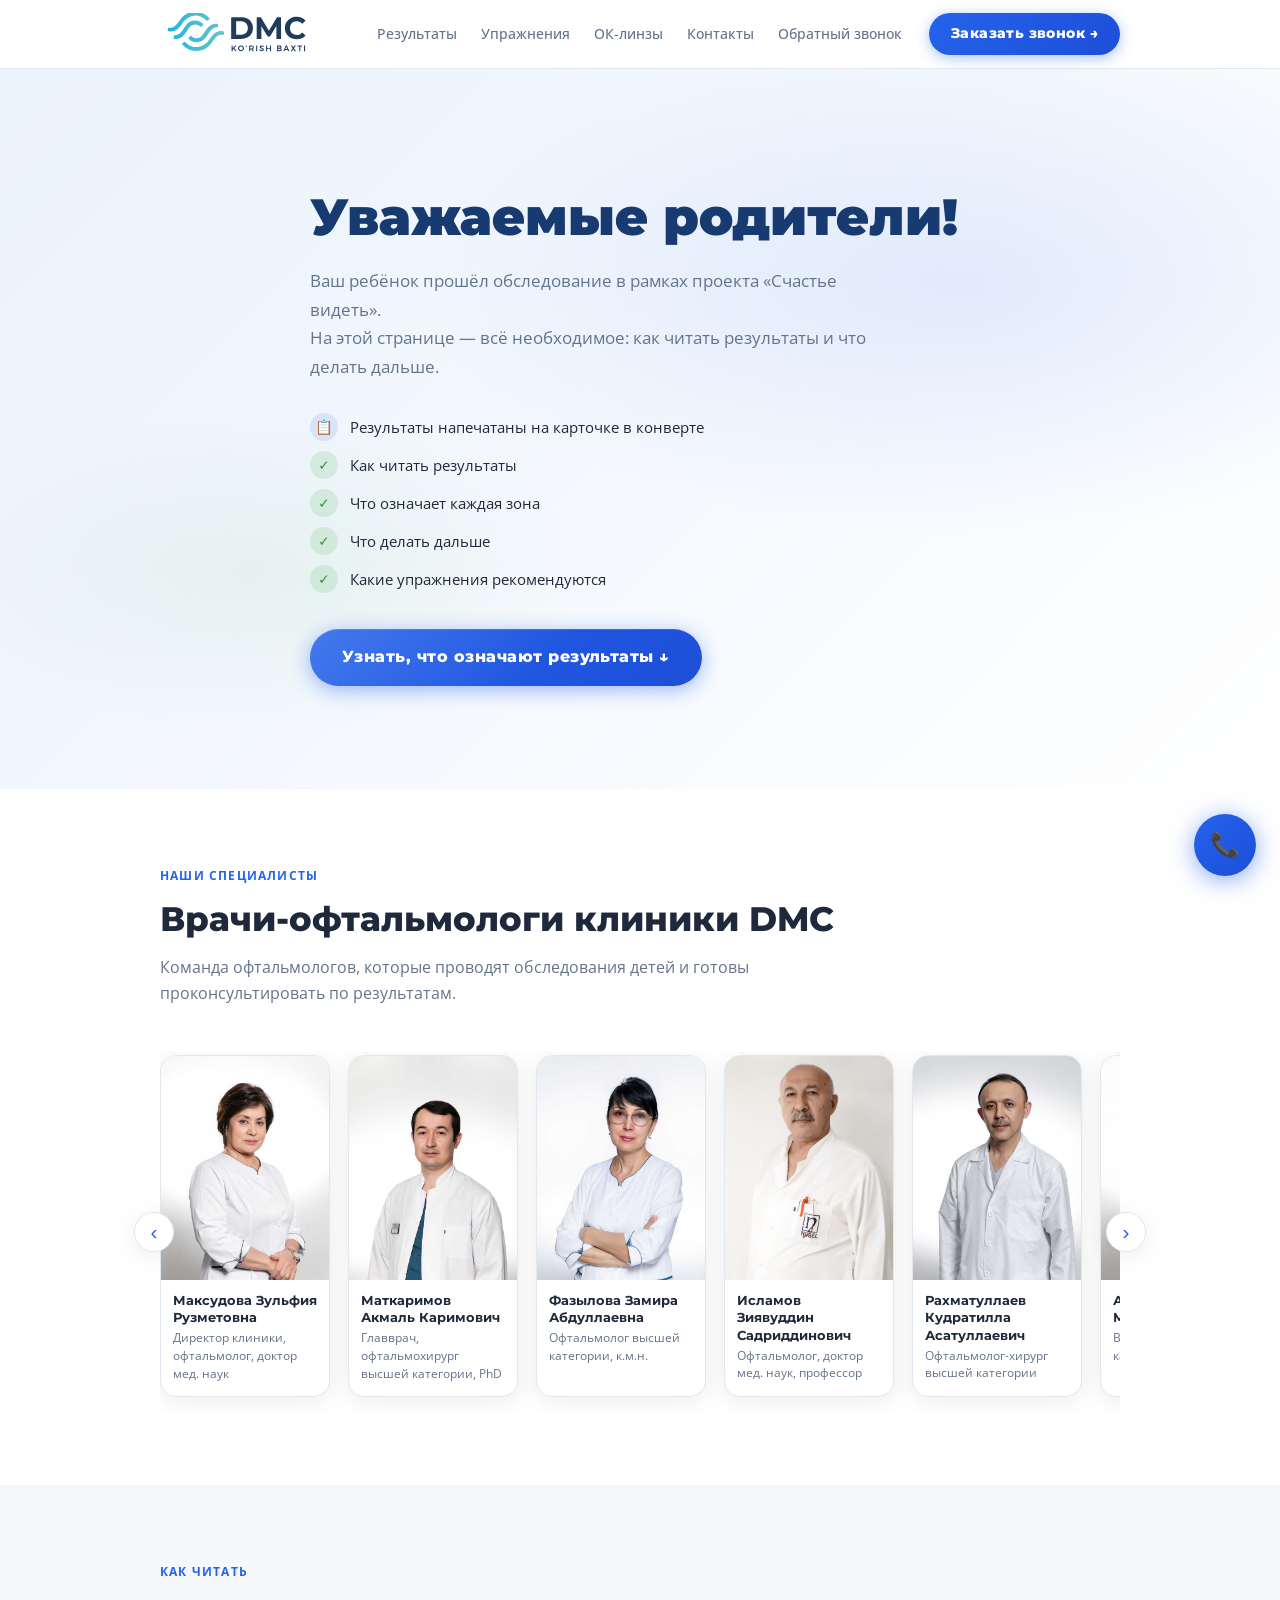
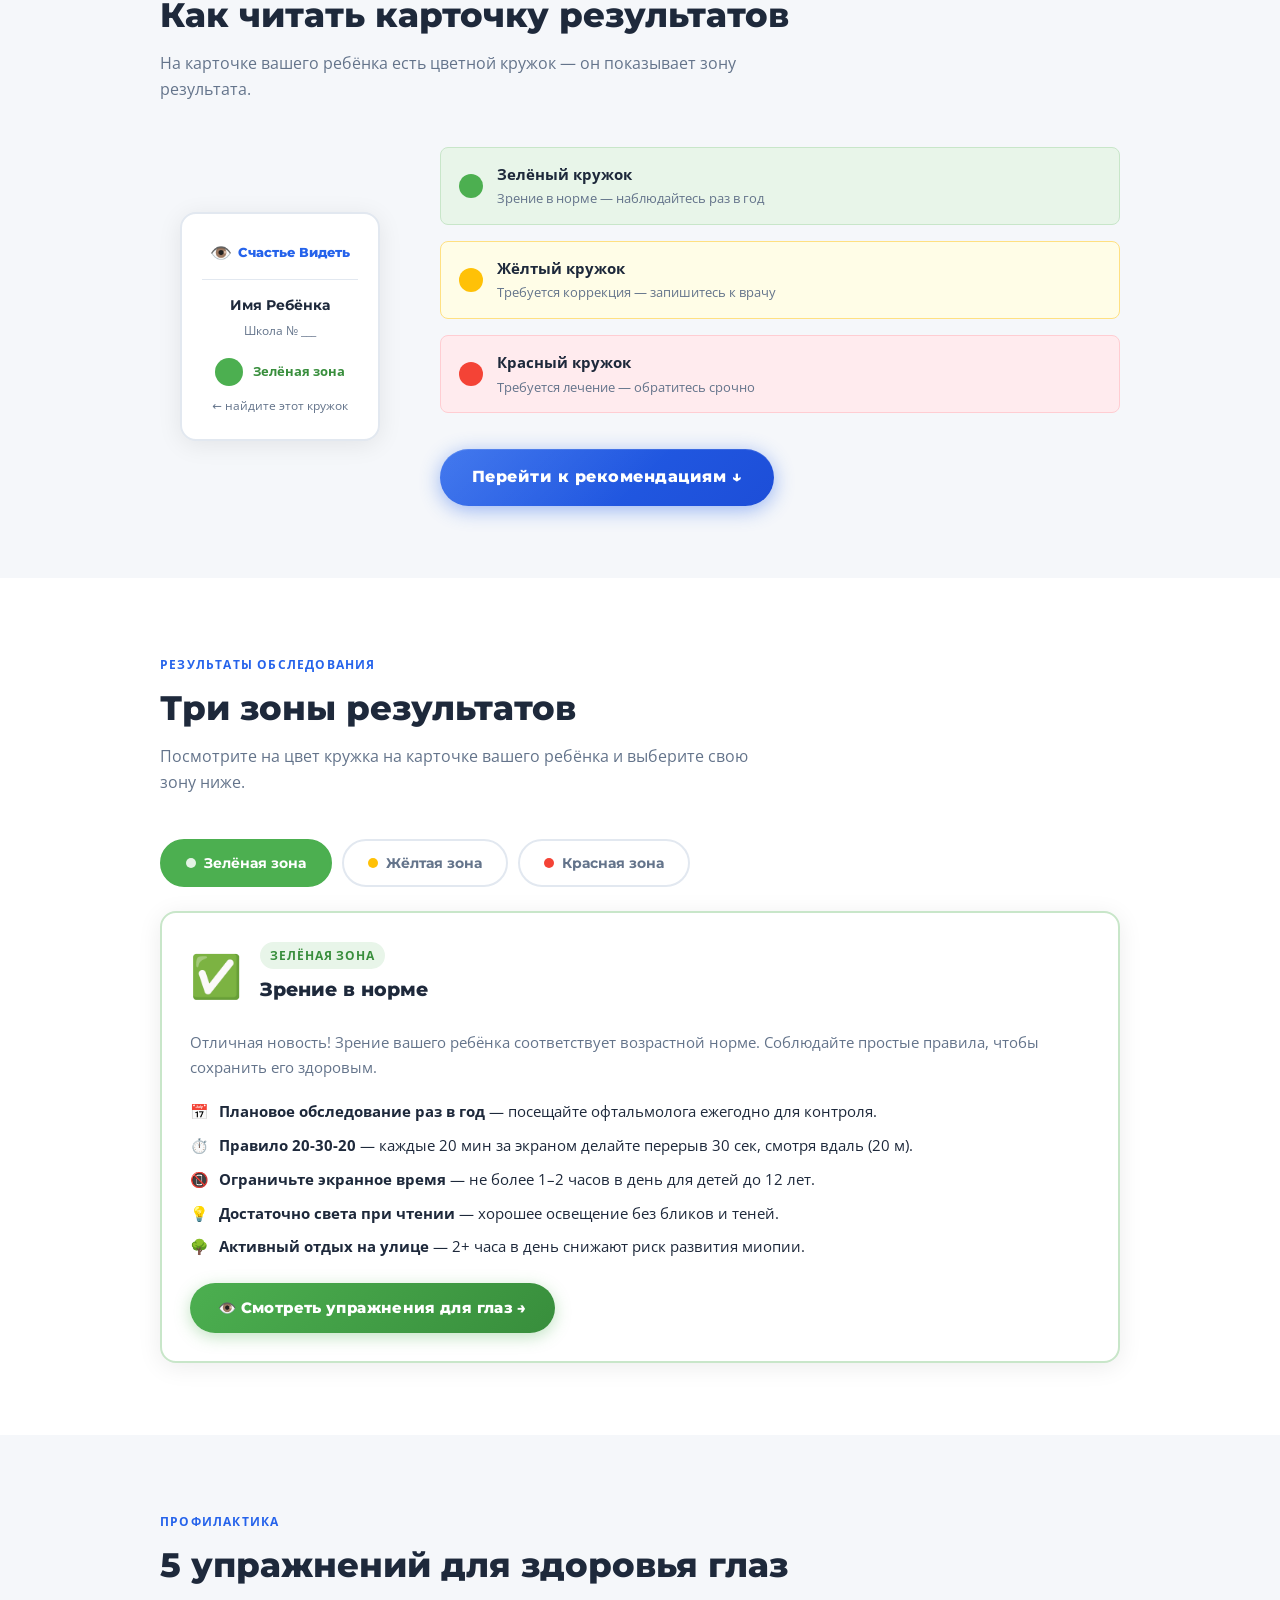
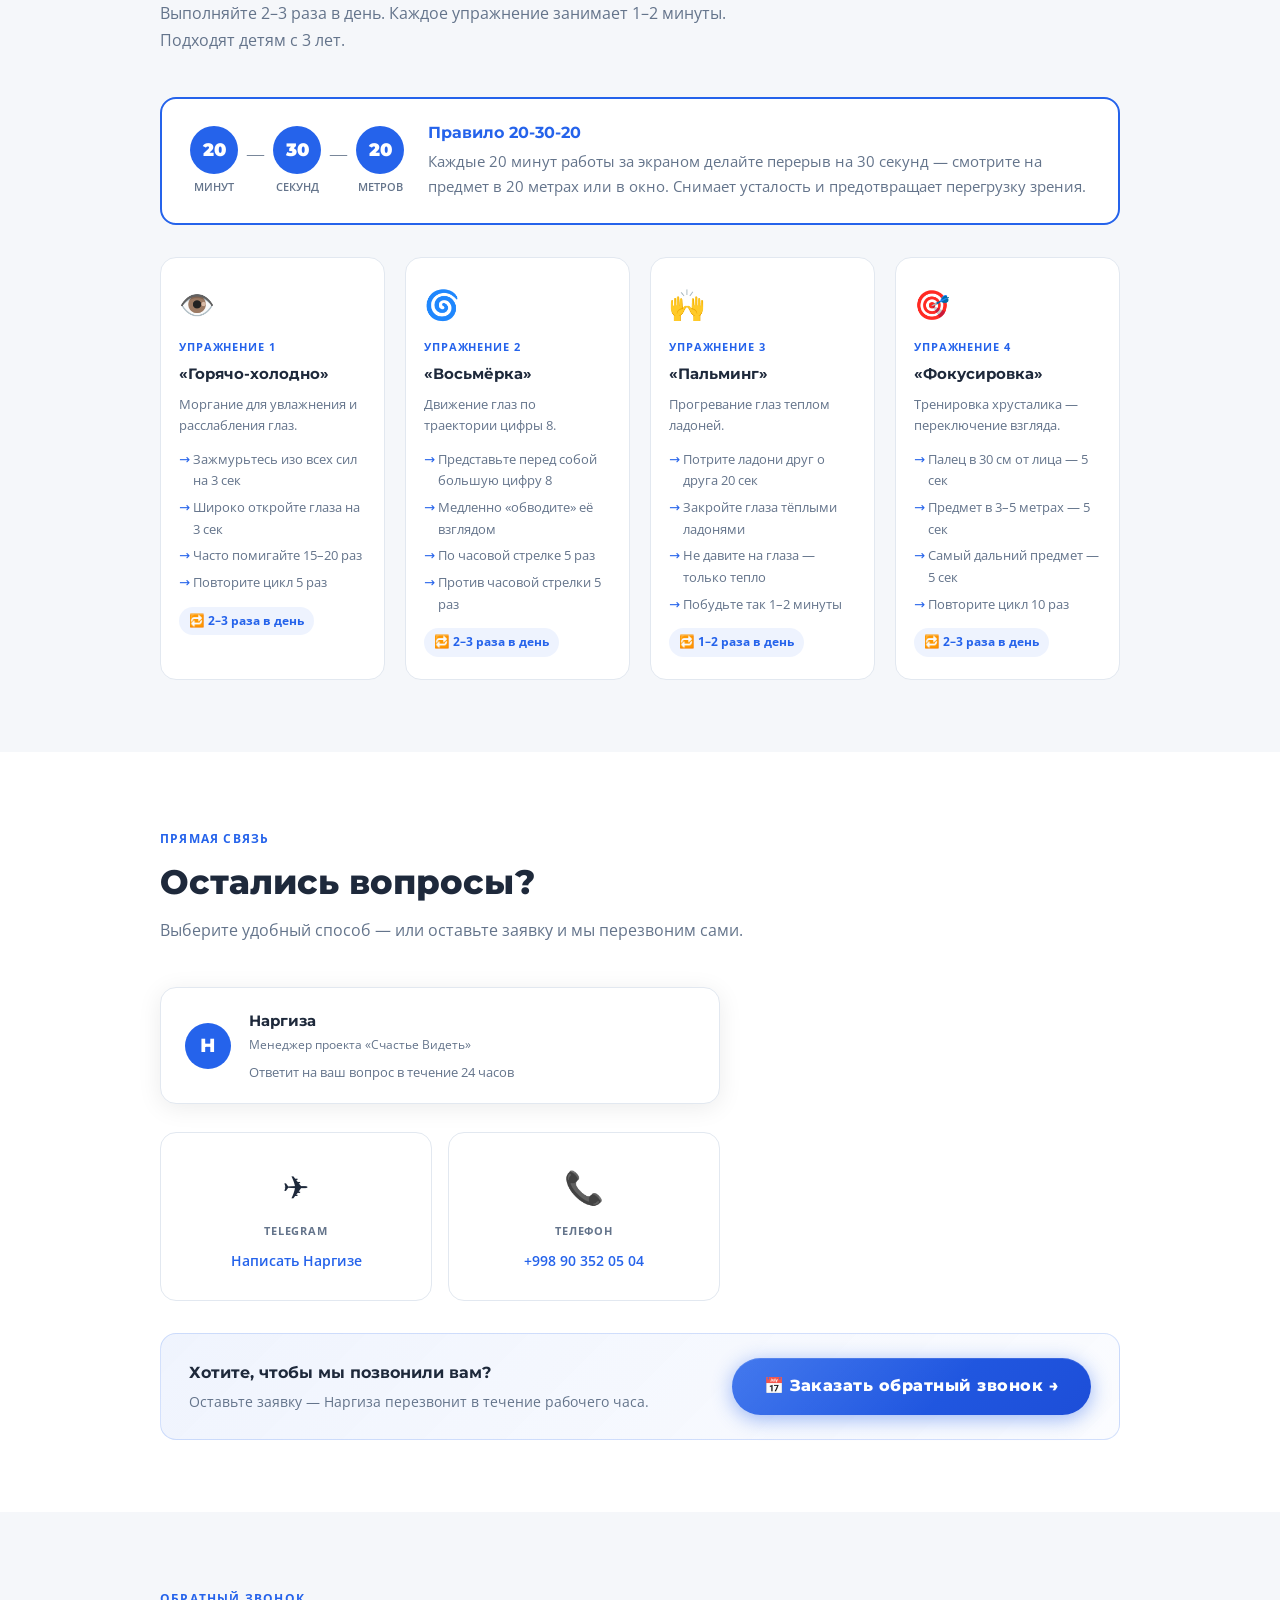
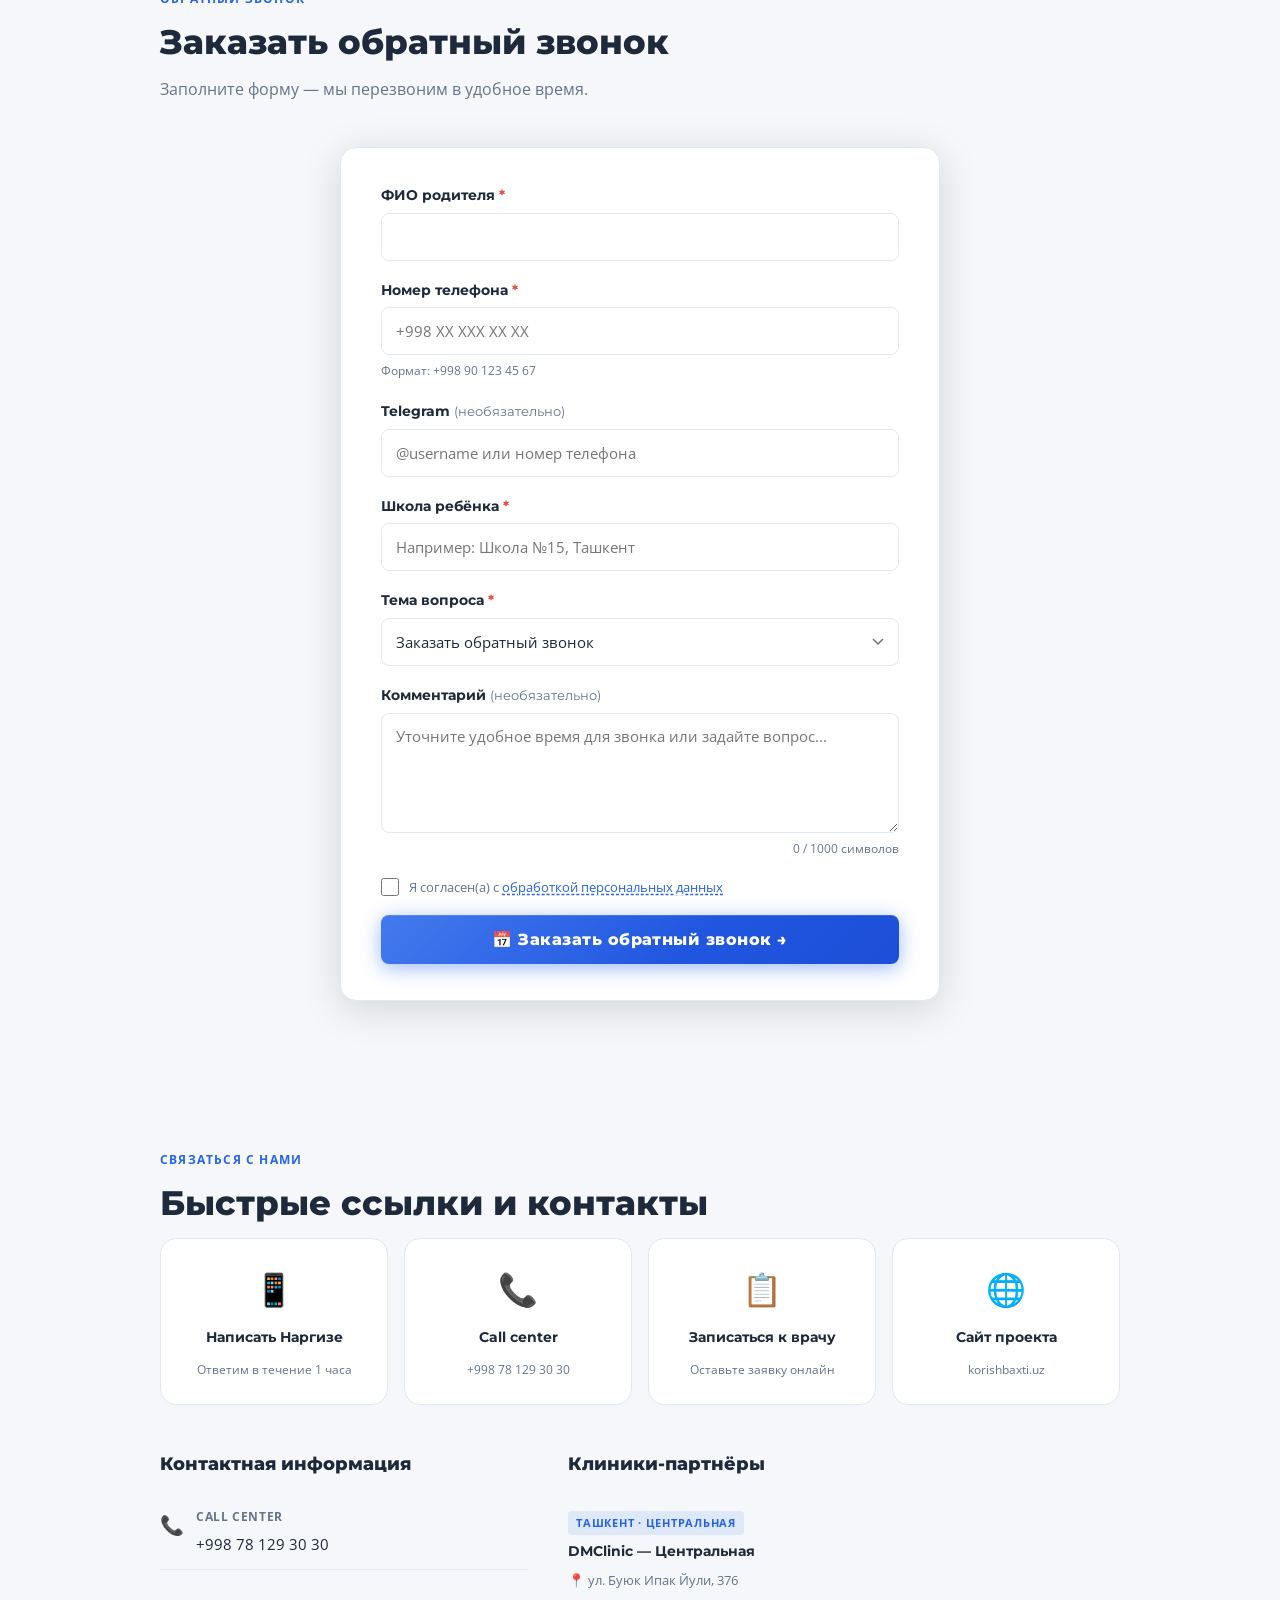
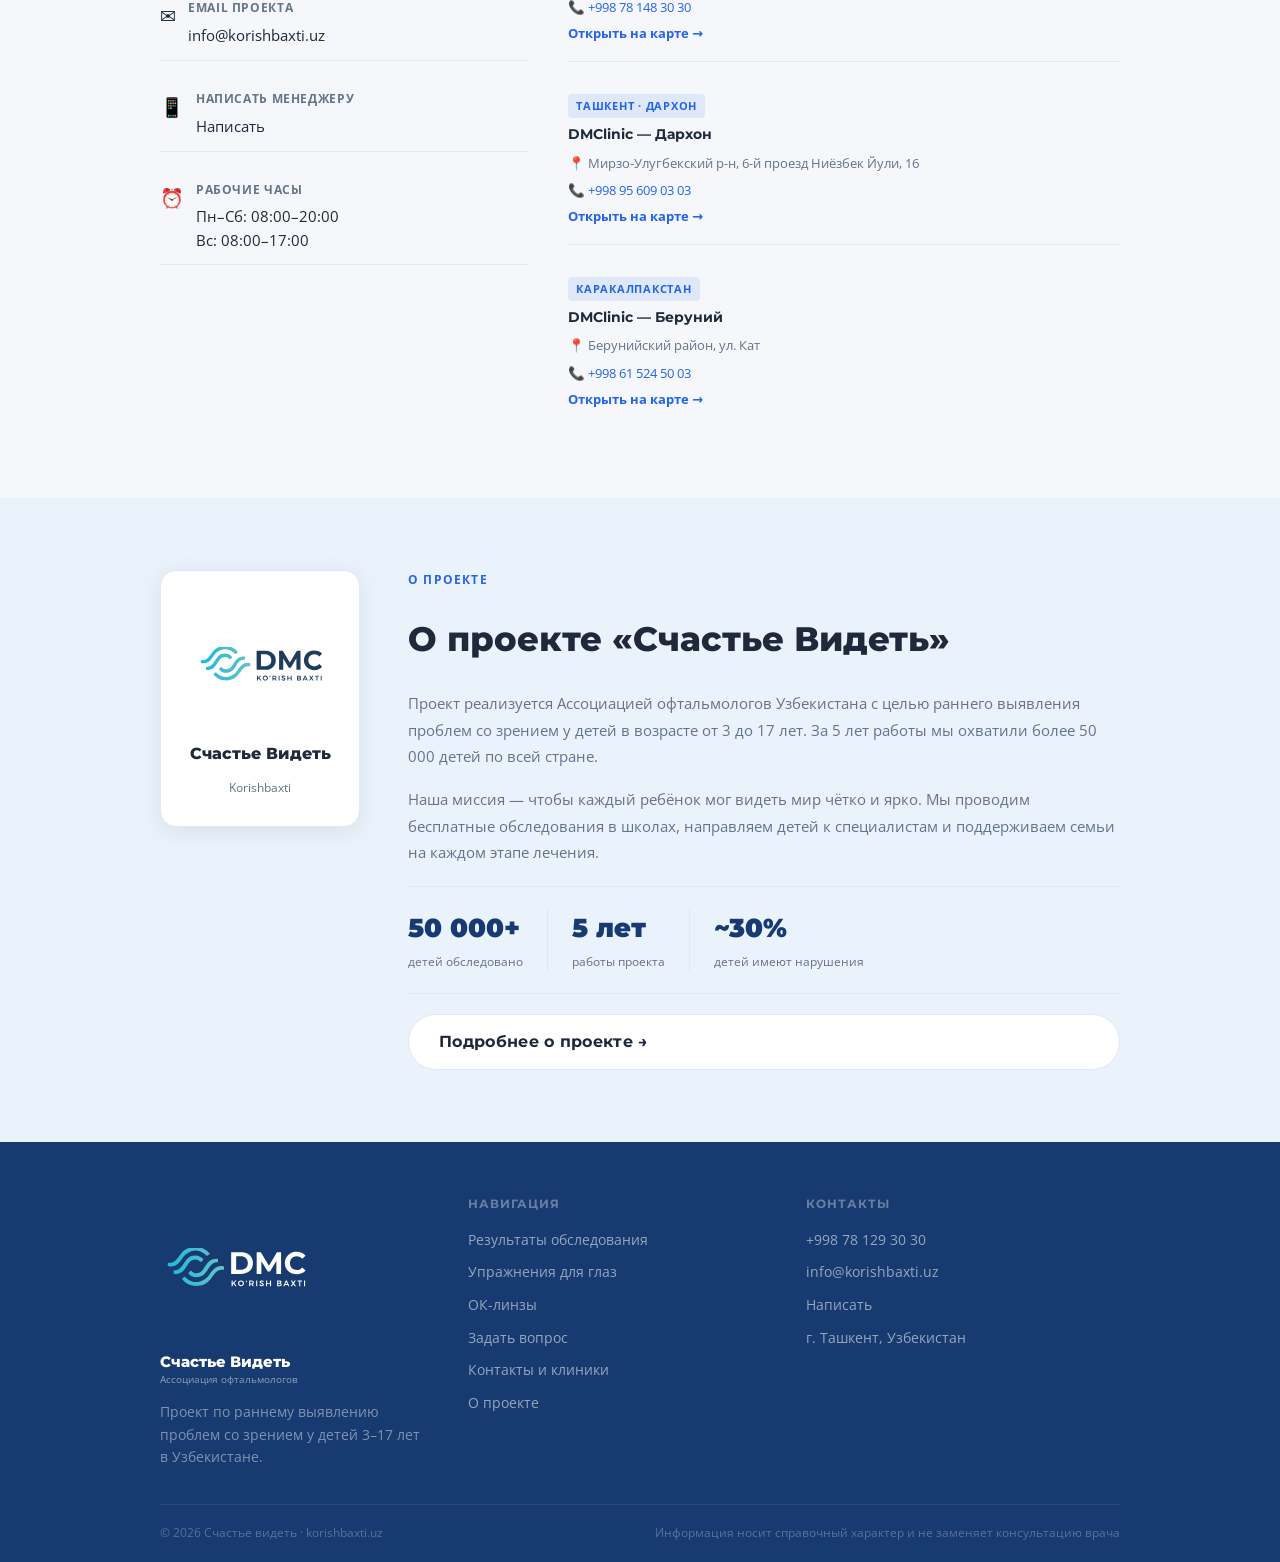
<file: index.html>
﻿<!DOCTYPE html>
<html lang="ru">
<head>
  <meta charset="UTF-8" />
  <meta name="viewport" content="width=device-width, initial-scale=1.0" />
  <title>Результаты обследования зрения — Проект «Счастье видеть»</title>
  <meta name="description" content="Узнайте результаты обследования зрения вашего ребёнка и получите рекомендации офтальмолога" />
  <meta name="theme-color" content="#FFFFFF" />
  <meta property="og:title" content="Результаты обследования зрения — Проект «Счастье видеть»" />
  <meta property="og:description" content="Узнайте результаты обследования зрения вашего ребёнка и получите рекомендации офтальмолога" />
  <meta property="og:type" content="website" />
  <!-- GA4: замените G-XXXXXXXXXX на ваш реальный Measurement ID -->
  <script async src="https://www.googletagmanager.com/gtag/js?id=G-XXXXXXXXXX"></script>
  <script>
    window.dataLayer = window.dataLayer || [];
    function gtag(){dataLayer.push(arguments);}
    gtag('js', new Date());
    gtag('config', 'G-XXXXXXXXXX');
  </script>
  <link rel="preconnect" href="https://fonts.googleapis.com" />
  <link rel="preconnect" href="https://fonts.gstatic.com" crossorigin />
  <link href="https://fonts.googleapis.com/css2?family=Montserrat:wght@400;500;600;700;800;900&family=Open+Sans:wght@400;500;600&display=swap" rel="stylesheet" />
  <link rel="stylesheet" href="styles.css" />
</head>
<body>

<!-- HEADER -->
<header class="site-header" id="siteHeader">
  <div class="header-inner">
    <a href="#top" class="logo">
      <div class="logo-mark">
        <img src="images/logo-navy-no-bg.svg" alt="Счастье Видеть" />
      </div>
    </a>
    <nav class="header-nav">
      <a href="#zones">Результаты</a>
      <a href="#exercises">Упражнения</a>
      <a href="ok-linzy.html">ОК-линзы</a>
      <a href="#contact-info">Контакты</a>
      <a href="#contact">Обратный звонок</a>
    </nav>
    <a href="#contact" class="btn btn-header desktop-only" data-ga="header_cta">Заказать звонок →</a>
    <button class="burger" id="burger" aria-label="Меню" onclick="toggleMobileNav()">
      <span></span><span></span><span></span>
    </button>
  </div>
  <div class="mobile-nav" id="mobileNav">
    <a href="#zones" onclick="closeMobileNav()">Результаты</a>
    <a href="#exercises" onclick="closeMobileNav()">Упражнения</a>
    <a href="ok-linzy.html" onclick="closeMobileNav()">ОК-линзы</a>
    <a href="#contact-info" onclick="closeMobileNav()">Контакты</a>
    <a href="#contacts" onclick="closeMobileNav()">Клиники</a>
    <a href="#contact" class="btn btn-header" onclick="closeMobileNav()">📅 Заказать обратный звонок</a>
  </div>
</header>

<!-- HERO -->
<section class="hero" id="top">
  <div class="hero-bg-glow"></div>
  <div class="hero-inner">
    <h1 class="hero-title">
      Уважаемые родители!
    </h1>
    <p class="hero-desc">
      Ваш ребёнок прошёл обследование в рамках проекта «Счастье видеть».<br>
      На этой странице — всё необходимое: как читать результаты и что делать дальше.
    </p>
    <div class="hero-checklist">
      <div class="hcl-item">
        <span class="hcl-icon hcl-icon--card">📋</span>
        <span>Результаты напечатаны на карточке в конверте</span>
      </div>
      <div class="hcl-item">
        <span class="hcl-icon hcl-icon--check">✓</span>
        <span>Как читать результаты</span>
      </div>
      <div class="hcl-item">
        <span class="hcl-icon hcl-icon--check">✓</span>
        <span>Что означает каждая зона</span>
      </div>
      <div class="hcl-item">
        <span class="hcl-icon hcl-icon--check">✓</span>
        <span>Что делать дальше</span>
      </div>
      <div class="hcl-item">
        <span class="hcl-icon hcl-icon--check">✓</span>
        <span>Какие упражнения рекомендуются</span>
      </div>
    </div>
    <div class="hero-actions">
      <a href="#zones" class="btn btn-accent" data-ga="hero_cta">Узнать, что означают результаты ↓</a>
    </div>
  </div>
</section>

<!-- ВРАЧИ-ОФТАЛЬМОЛОГИ -->
<section class="section" id="doctors">
  <div class="container">
    <div class="section-label">Наши специалисты</div>
    <h2 class="section-heading">Врачи-офтальмологи клиники DMC</h2>
    <p class="section-sub">Команда офтальмологов, которые проводят обследования детей и готовы проконсультировать по результатам.</p>
    <div class="doctors-carousel-wrap">
      <button class="doctors-arrow doctors-arrow--prev" onclick="scrollDoctors(-1)" aria-label="Предыдущие врачи">‹</button>
      <div class="doctors-carousel" id="doctorsCarousel">
        <div class="doctor-card">
          <div class="doctor-photo-wrap"><img class="doctor-photo" src="images/doctors/maksudova.jpg" alt="Максудова Зульфия Рузметовна" loading="lazy"></div>
          <div class="doctor-name">Максудова Зульфия Рузметовна</div>
          <div class="doctor-role">Директор клиники, офтальмолог, доктор мед. наук</div>
        </div>
        <div class="doctor-card">
          <div class="doctor-photo-wrap"><img class="doctor-photo" src="images/doctors/matkarimov.jpg" alt="Маткаримов Акмаль Каримович" loading="lazy"></div>
          <div class="doctor-name">Маткаримов Акмаль Каримович</div>
          <div class="doctor-role">Главврач, офтальмохирург высшей категории, PhD</div>
        </div>
        <div class="doctor-card">
          <div class="doctor-photo-wrap"><img class="doctor-photo" src="images/doctors/fazylova.jpg" alt="Фазылова Замира Абдуллаевна" loading="lazy"></div>
          <div class="doctor-name">Фазылова Замира Абдуллаевна</div>
          <div class="doctor-role">Офтальмолог высшей категории, к.м.н.</div>
        </div>
        <div class="doctor-card">
          <div class="doctor-photo-wrap"><img class="doctor-photo" src="images/doctors/islamov.png" alt="Исламов Зиявуддин Садриддинович" loading="lazy"></div>
          <div class="doctor-name">Исламов Зиявуддин Садриддинович</div>
          <div class="doctor-role">Офтальмолог, доктор мед. наук, профессор</div>
        </div>
        <div class="doctor-card">
          <div class="doctor-photo-wrap"><img class="doctor-photo" src="images/doctors/rahmatullaev.jpg" alt="Рахматуллаев Кудратилла Асатуллаевич" loading="lazy"></div>
          <div class="doctor-name">Рахматуллаев Кудратилла Асатуллаевич</div>
          <div class="doctor-role">Офтальмолог-хирург высшей категории</div>
        </div>
        <div class="doctor-card">
          <div class="doctor-photo-wrap"><img class="doctor-photo" src="images/doctors/allabergenov.jpg" alt="Аллабергенов Озод Маратович" loading="lazy"></div>
          <div class="doctor-name">Аллабергенов Озод Маратович</div>
          <div class="doctor-role">Врач офтальмолог I категории</div>
        </div>
        <div class="doctor-card">
          <div class="doctor-photo-wrap"><img class="doctor-photo" src="images/doctors/rahmanova.jpg" alt="Рахманова Гульноза Абдумаликовна" loading="lazy"></div>
          <div class="doctor-name">Рахманова Гульноза Абдумаликовна</div>
          <div class="doctor-role">Врач-офтальмохирург</div>
        </div>
        <div class="doctor-card">
          <div class="doctor-photo-wrap"><img class="doctor-photo" src="images/doctors/usmanova.jpg" alt="Усманова Наргиза Абдугафуровна" loading="lazy"></div>
          <div class="doctor-name">Усманова Наргиза Абдугафуровна</div>
          <div class="doctor-role">Врач офтальмолог I категории, диагност</div>
        </div>
        <div class="doctor-card">
          <div class="doctor-photo-wrap"><img class="doctor-photo" src="images/doctors/abdulhaeva.jpg" alt="Абдулхаева Шахноза Улугбековна" loading="lazy"></div>
          <div class="doctor-name">Абдулхаева Шахноза Улугбековна</div>
          <div class="doctor-role">Детский офтальмолог</div>
        </div>
        <div class="doctor-card">
          <div class="doctor-photo-wrap"><img class="doctor-photo" src="images/doctors/hadzhimuhamedov.jpg" alt="Хаджимухамедов Бекзод Бахтиёрович" loading="lazy"></div>
          <div class="doctor-name">Хаджимухамедов Бекзод Бахтиёрович</div>
          <div class="doctor-role">Врач-офтальмолог 1-й категории, PhD</div>
        </div>
        <div class="doctor-card">
          <div class="doctor-photo-wrap"><img class="doctor-photo" src="images/doctors/tashmatov.png" alt="Ташматов Зиёдулла Абдуллаевич" loading="lazy"></div>
          <div class="doctor-name">Ташматов Зиёдулла Абдуллаевич</div>
          <div class="doctor-role">Офтальмолог</div>
        </div>
        <div class="doctor-card">
          <div class="doctor-photo-wrap"><img class="doctor-photo" src="images/doctors/shadmankulov.png" alt="Шадманкулов Темирбек Синдаркул угли" loading="lazy"></div>
          <div class="doctor-name">Шадманкулов Темирбек Синдаркул угли</div>
          <div class="doctor-role">Врач офтальмолог</div>
        </div>
        <div class="doctor-card">
          <div class="doctor-photo-wrap"><img class="doctor-photo" src="images/doctors/sharafov.png" alt="Шарафов Шерзод Валижон угли" loading="lazy"></div>
          <div class="doctor-name">Шарафов Шерзод Валижон угли</div>
          <div class="doctor-role">Офтальмолог, детский офтальмолог</div>
        </div>
        <div class="doctor-card">
          <div class="doctor-photo-wrap"><img class="doctor-photo" src="images/doctors/saydalihodjaeva.png" alt="Сайдалиходжаева Муштарий Акбаралиевна" loading="lazy"></div>
          <div class="doctor-name">Сайдалиходжаева Муштарий Акбаралиевна</div>
          <div class="doctor-role">Детский офтальмолог</div>
        </div>
        <div class="doctor-card">
          <div class="doctor-photo-wrap"><img class="doctor-photo" src="images/doctors/hamidov.png" alt="Хамидов Улугбек Бахтиёрович" loading="lazy"></div>
          <div class="doctor-name">Хамидов Улугбек Бахтиёрович</div>
          <div class="doctor-role">Врач-офтальмолог</div>
        </div>
      </div>
      <button class="doctors-arrow doctors-arrow--next" onclick="scrollDoctors(1)" aria-label="Следующие врачи">›</button>
    </div>
  </div>
</section>

<!-- КАК ЧИТАТЬ КАРТОЧКУ -->
<section class="section section--light" id="how-to-read">
  <div class="container">
    <div class="section-label">Как читать</div>
    <h2 class="section-heading">Как читать карточку результатов</h2>
    <p class="section-sub">На карточке вашего ребёнка есть цветной кружок — он показывает зону результата.</p>
    <div class="card-guide">
      <div class="card-mock-wrap">
        <div class="card-mock">
          <div class="cm-top">
            <span class="cm-logo-ico">👁️</span>
            <span class="cm-logo-txt">Счастье Видеть</span>
          </div>
          <div class="cm-divider"></div>
          <div class="cm-child-name">Имя Ребёнка</div>
          <div class="cm-school">Школа № ___</div>
          <div class="cm-result-row">
            <div class="cm-dot-demo"></div>
            <span class="cm-zone-text">Зелёная зона</span>
          </div>
          <div class="cm-hint-arrow">← найдите этот кружок</div>
        </div>
      </div>
      <div class="card-zones-legend">
        <div class="czl-item czl-green">
          <div class="czl-dot"></div>
          <div class="czl-info">
            <strong>Зелёный кружок</strong>
            <span>Зрение в норме — наблюдайтесь раз в год</span>
          </div>
        </div>
        <div class="czl-item czl-yellow">
          <div class="czl-dot"></div>
          <div class="czl-info">
            <strong>Жёлтый кружок</strong>
            <span>Требуется коррекция — запишитесь к врачу</span>
          </div>
        </div>
        <div class="czl-item czl-red">
          <div class="czl-dot"></div>
          <div class="czl-info">
            <strong>Красный кружок</strong>
            <span>Требуется лечение — обратитесь срочно</span>
          </div>
        </div>
        <div style="margin-top:20px;">
          <a href="#zones" class="btn btn-accent" data-ga="how_read_cta">Перейти к рекомендациям ↓</a>
        </div>
      </div>
    </div>
  </div>
</section>

<!-- ТРИ ЗОНЫ -->
<section class="section" id="zones">
  <div class="container">
    <div class="section-label">Результаты обследования</div>
    <h2 class="section-heading">Три зоны результатов</h2>
    <p class="section-sub">Посмотрите на цвет кружка на карточке вашего ребёнка и выберите свою зону ниже.</p>

    <div class="zones-tabs" role="tablist">
      <button class="zone-tab zone-tab--green active" id="tab-green" role="tab" aria-selected="true" aria-controls="panel-green" onclick="switchZone('green')">
        <span class="zone-tab-dot dot-green"></span> Зелёная зона
      </button>
      <button class="zone-tab zone-tab--yellow" id="tab-yellow" role="tab" aria-selected="false" aria-controls="panel-yellow" onclick="switchZone('yellow')">
        <span class="zone-tab-dot dot-yellow"></span> Жёлтая зона
      </button>
      <button class="zone-tab zone-tab--red" id="tab-red" role="tab" aria-selected="false" aria-controls="panel-red" onclick="switchZone('red')">
        <span class="zone-tab-dot dot-red"></span> Красная зона
      </button>
    </div>

    <div class="zone-panel active" id="panel-green" role="tabpanel" aria-labelledby="tab-green">
      <div class="zone-card zone-card--green">
        <div class="zone-card-hdr">
          <div class="zone-emoji">✅</div>
          <div>
            <div class="zone-tag-label">Зелёная зона</div>
            <h3 class="zone-card-title">Зрение в норме</h3>
          </div>
        </div>
        <div class="zone-card-body">
          <p class="zone-card-desc">Отличная новость! Зрение вашего ребёнка соответствует возрастной норме. Соблюдайте простые правила, чтобы сохранить его здоровым.</p>
          <ul class="zone-list">
            <li><span>📅</span><span><strong>Плановое обследование раз в год</strong> — посещайте офтальмолога ежегодно для контроля.</span></li>
            <li><span>⏱️</span><span><strong>Правило 20-30-20</strong> — каждые 20 мин за экраном делайте перерыв 30 сек, смотря вдаль (20 м).</span></li>
            <li><span>📵</span><span><strong>Ограничьте экранное время</strong> — не более 1–2 часов в день для детей до 12 лет.</span></li>
            <li><span>💡</span><span><strong>Достаточно света при чтении</strong> — хорошее освещение без бликов и теней.</span></li>
            <li><span>🌳</span><span><strong>Активный отдых на улице</strong> — 2+ часа в день снижают риск развития миопии.</span></li>
          </ul>
          <a href="#exercises" class="btn btn-zone-green" data-ga="green_exercises">👁️ Смотреть упражнения для глаз →</a>
        </div>
      </div>
    </div>

    <div class="zone-panel" id="panel-yellow" role="tabpanel" aria-labelledby="tab-yellow">
      <div class="zone-card zone-card--yellow">
        <div class="zone-card-hdr">
          <div class="zone-emoji">⚠️</div>
          <div>
            <div class="zone-tag-label">Жёлтая зона</div>
            <h3 class="zone-card-title">Требуется коррекция</h3>
          </div>
        </div>
        <div class="zone-card-body">
          <div class="zone-alert zone-alert--yellow">⚡ СРОЧНО: Запишитесь к офтальмологу в течение 2–4 недель</div>
          <p class="zone-card-desc">Выявлены признаки нарушения зрения, которые требуют коррекции. При своевременном обращении это хорошо поддаётся лечению.</p>
          <ul class="zone-list">
            <li><span>🗓️</span><span><strong>Запишитесь на полное обследование</strong> — офтальмолог проверит остроту зрения и подберёт коррекцию.</span></li>
            <li><span>👓</span><span><strong>Подбор очков или линз</strong> — правильная коррекция улучшает качество жизни ребёнка.</span></li>
            <li><span>🔄</span><span><strong>Контроль каждые 6 месяцев</strong> — детское зрение меняется быстро, нужен регулярный контроль.</span></li>
            <li><span>📋</span><span><strong>Уточните льготные программы</strong> — спросите нас о программах поддержки для детей.</span></li>
          </ul>
          <div class="zone-btns">
            <a href="#contacts" class="btn btn-zone-red" data-ga="yellow_appointment">🗓️ Записаться к врачу →</a>
            <a href="#exercises" class="btn btn-zone-outline" data-ga="yellow_exercises">👁️ Упражнения</a>
          </div>
        </div>
      </div>
    </div>

    <div class="zone-panel" id="panel-red" role="tabpanel" aria-labelledby="tab-red">
      <div class="zone-card zone-card--red">
        <div class="zone-card-hdr">
          <div class="zone-emoji">🚨</div>
          <div>
            <div class="zone-tag-label">Красная зона</div>
            <h3 class="zone-card-title">Требуется лечение</h3>
          </div>
        </div>
        <div class="zone-card-body">
          <div class="zone-alert zone-alert--red">🚨 СРОЧНО: Обратитесь к офтальмологу в течение 3–7 дней</div>
          <p class="zone-card-desc">Результаты указывают на серьёзное нарушение зрения, требующее немедленного внимания. Ранняя помощь значительно улучшает прогноз.</p>
          <ul class="zone-list">
            <li><span>🏥</span><span><strong>Экстренная консультация</strong> — не позднее 3–7 дней с момента получения результатов.</span></li>
            <li><span>🔬</span><span><strong>Расширенная диагностика</strong> — биомикроскопия, офтальмоскопия, измерение ВГД.</span></li>
            <li><span>💊</span><span><strong>Программы лечения</strong> — врач расскажет о доступных терапевтических и аппаратных методах.</span></li>
            <li><span>📞</span><span><strong>Экстренная линия проекта</strong> — звоните прямо сейчас, поможем записаться срочно.</span></li>
          </ul>
          <div class="zone-btns">
            <a href="tel:+998781293030" class="btn btn-zone-red" data-ga="red_call">🚨 Позвонить сейчас →</a>
            <a href="#contact" class="btn btn-zone-outline" data-ga="red_form">📋 Записаться онлайн</a>
          </div>
        </div>
      </div>
    </div>
  </div>
</section>

<!-- УПРАЖНЕНИЯ -->
<section class="section section--light" id="exercises">
  <div class="container">
    <div class="section-label">Профилактика</div>
    <h2 class="section-heading">5 упражнений для здоровья глаз</h2>
    <p class="section-sub">Выполняйте 2–3 раза в день. Каждое упражнение занимает 1–2 минуты. Подходят детям с 3 лет.</p>

    <div class="rule-card">
      <div class="rule-nums">
        <div class="rule-num-item">
          <div class="rni-num">20</div>
          <div class="rni-lbl">минут</div>
        </div>
        <div class="rule-sep">—</div>
        <div class="rule-num-item">
          <div class="rni-num">30</div>
          <div class="rni-lbl">секунд</div>
        </div>
        <div class="rule-sep">—</div>
        <div class="rule-num-item">
          <div class="rni-num">20</div>
          <div class="rni-lbl">метров</div>
        </div>
      </div>
      <div class="rule-body">
        <h3 class="rule-title">Правило 20-30-20</h3>
        <p>Каждые 20 минут работы за экраном делайте перерыв на 30 секунд — смотрите на предмет в 20 метрах или в окно. Снимает усталость и предотвращает перегрузку зрения.</p>
      </div>
    </div>

    <div class="exercises-grid">
      <div class="ex-card">
        <div class="ex-icon">👁️</div>
        <div class="ex-num">Упражнение 1</div>
        <div class="ex-name">«Горячо-холодно»</div>
        <p class="ex-desc">Моргание для увлажнения и расслабления глаз.</p>
        <ol class="ex-steps">
          <li>Зажмурьтесь изо всех сил на 3 сек</li>
          <li>Широко откройте глаза на 3 сек</li>
          <li>Часто помигайте 15–20 раз</li>
          <li>Повторите цикл 5 раз</li>
        </ol>
        <div class="ex-freq">🔁 2–3 раза в день</div>
      </div>
      <div class="ex-card">
        <div class="ex-icon">🌀</div>
        <div class="ex-num">Упражнение 2</div>
        <div class="ex-name">«Восьмёрка»</div>
        <p class="ex-desc">Движение глаз по траектории цифры 8.</p>
        <ol class="ex-steps">
          <li>Представьте перед собой большую цифру 8</li>
          <li>Медленно «обводите» её взглядом</li>
          <li>По часовой стрелке 5 раз</li>
          <li>Против часовой стрелки 5 раз</li>
        </ol>
        <div class="ex-freq">🔁 2–3 раза в день</div>
      </div>
      <div class="ex-card">
        <div class="ex-icon">🙌</div>
        <div class="ex-num">Упражнение 3</div>
        <div class="ex-name">«Пальминг»</div>
        <p class="ex-desc">Прогревание глаз теплом ладоней.</p>
        <ol class="ex-steps">
          <li>Потрите ладони друг о друга 20 сек</li>
          <li>Закройте глаза тёплыми ладонями</li>
          <li>Не давите на глаза — только тепло</li>
          <li>Побудьте так 1–2 минуты</li>
        </ol>
        <div class="ex-freq">🔁 1–2 раза в день</div>
      </div>
      <div class="ex-card">
        <div class="ex-icon">🎯</div>
        <div class="ex-num">Упражнение 4</div>
        <div class="ex-name">«Фокусировка»</div>
        <p class="ex-desc">Тренировка хрусталика — переключение взгляда.</p>
        <ol class="ex-steps">
          <li>Палец в 30 см от лица — 5 сек</li>
          <li>Предмет в 3–5 метрах — 5 сек</li>
          <li>Самый дальний предмет — 5 сек</li>
          <li>Повторите цикл 10 раз</li>
        </ol>
        <div class="ex-freq">🔁 2–3 раза в день</div>
      </div>
    </div>
  </div>
</section>

<!-- ПРЯМАЯ СВЯЗЬ -->
<section class="section" id="contact-info">
  <div class="container">
    <div class="section-label">Прямая связь</div>
    <h2 class="section-heading">Остались вопросы?</h2>
    <p class="section-sub">Выберите удобный способ — или оставьте заявку и мы перезвоним сами.</p>

    <div class="contact-person-banner">
      <div class="cp-avatar">Н</div>
      <div class="cpb-body">
        <div class="cp-name">Наргиза</div>
        <div class="cp-role">Менеджер проекта «Счастье Видеть»</div>
        <div class="cpb-response">Ответит на ваш вопрос в течение 24 часов</div>
      </div>
    </div>

    <div class="contact-methods">
      <a href="https://t.me/dmcNargiza" target="_blank" rel="noopener" class="contact-method-card" data-ga="info_telegram">
        <div class="cmc-icon">✈️</div>
        <div class="cmc-label">Telegram</div>
        <div class="cmc-val">Написать Наргизе</div>
      </a>
<a href="tel:+998903520504" class="contact-method-card" data-ga="info_phone">
        <div class="cmc-icon">📞</div>
        <div class="cmc-label">Телефон</div>
        <div class="cmc-val">+998 90 352 05 04</div>
      </a>
    </div>

    <div class="contact-form-cta-wrap">
      <div class="cfcw-text">
        <strong>Хотите, чтобы мы позвонили вам?</strong>
        <span>Оставьте заявку — Наргиза перезвонит в течение рабочего часа.</span>
      </div>
      <a href="#contact" class="btn btn-accent" data-ga="info_to_form">📅 Заказать обратный звонок →</a>
    </div>
  </div>
</section>

<!-- ФОРМА ОБРАТНОГО ЗВОНКА -->
<section class="section section--light" id="contact">
  <div class="container">
    <div class="section-label">Обратный звонок</div>
    <h2 class="section-heading">Заказать обратный звонок</h2>
    <p class="section-sub">Заполните форму — мы перезвоним в удобное время.</p>

    <div class="callback-form-wrap">
      <div id="form-content">
        <form id="callbackForm" onsubmit="submitFeedbackForm(event)" novalidate>

          <div class="form-row">
            <label class="form-label" for="fullname">ФИО родителя <span class="req">*</span></label>
            <input class="form-input" type="text" id="fullname" name="fullname" required autocomplete="name" />
          </div>
          <div class="form-row">
            <label class="form-label" for="phone">Номер телефона <span class="req">*</span></label>
            <input class="form-input" type="tel" id="phone" name="phone" placeholder="+998 XX XXX XX XX" required autocomplete="tel" oninput="formatPhoneInput(this)" />
            <span class="form-hint">Формат: +998 90 123 45 67</span>
          </div>
          <div class="form-row">
            <label class="form-label" for="telegram">Telegram <span class="opt">(необязательно)</span></label>
            <input class="form-input" type="text" id="telegram" name="telegram" placeholder="@username или номер телефона" autocomplete="off" />
          </div>
          <div class="form-row">
            <label class="form-label" for="school">Школа ребёнка <span class="req">*</span></label>
            <input class="form-input" type="text" id="school" name="school" placeholder="Например: Школа №15, Ташкент" required />
          </div>
          <div class="form-row">
            <label class="form-label" for="topic">Тема вопроса <span class="req">*</span></label>
            <select class="form-input form-select" id="topic" name="topic" required>
              <option value="callback" selected>Заказать обратный звонок</option>
              <option value="results">Результаты ребёнка</option>
              <option value="glasses">Как правильно подобрать очки</option>
              <option value="appointment">Запись к врачу</option>
              <option value="support">Программы поддержки</option>
              <option value="other">Другое</option>
            </select>
          </div>
          <div class="form-row">
            <label class="form-label" for="message">Комментарий <span class="opt">(необязательно)</span></label>
            <textarea class="form-input form-textarea" id="message" name="message" placeholder="Уточните удобное время для звонка или задайте вопрос..." maxlength="1000" oninput="updateCharCount(this)"></textarea>
            <span class="form-counter"><span id="charCount">0</span> / 1000 символов</span>
          </div>
          <div class="form-row form-consent-row">
            <label class="consent-label">
              <input type="checkbox" id="consent" name="consent" required />
              <span>Я согласен(а) с <button type="button" class="consent-link" onclick="openPrivacyModal()">обработкой персональных данных</button></span>
            </label>
          </div>
          <button type="submit" class="btn btn-accent btn-block" data-ga="form_submit">📅 Заказать обратный звонок →</button>
        </form>
      </div>
      <div class="form-success" id="formSuccess">
        <div class="fs-icon">✅</div>
        <h3>Заявка принята!</h3>
        <p>Наргиза перезвонит вам в течение рабочего часа.</p>
        <div class="fs-links">
          <a href="https://t.me/dmcNargiza" target="_blank" rel="noopener" class="cql-btn">✈️ Написать</a>
          <a href="mailto:schastyevidet@gmail.com" class="cql-btn">✉️ Email</a>
        </div>
      </div>
    </div>
  </div>
</section>

<!-- КОНТАКТЫ -->
<section class="section section--light" id="contacts">
  <div class="container">
    <div class="section-label">Связаться с нами</div>
    <h2 class="section-heading">Быстрые ссылки и контакты</h2>

    <div class="quick-links-grid">
      <a href="https://t.me/dmcNargiza" target="_blank" rel="noopener" class="quick-link-card" data-ga="quick_telegram">
        <div class="qlc-icon">📱</div>
        <div class="qlc-title">Написать Наргизе</div>
        <div class="qlc-sub">Ответим в течение 1 часа</div>
      </a>
      <a href="tel:+998781293030" class="quick-link-card" data-ga="quick_call">
        <div class="qlc-icon">📞</div>
        <div class="qlc-title">Call center</div>
        <div class="qlc-sub">+998 78 129 30 30</div>
      </a>
      <a href="#contact" class="quick-link-card" data-ga="quick_form">
        <div class="qlc-icon">📋</div>
        <div class="qlc-title">Записаться к врачу</div>
        <div class="qlc-sub">Оставьте заявку онлайн</div>
      </a>
      <a href="https://korishbaxti.uz" target="_blank" rel="noopener" class="quick-link-card" data-ga="quick_site">
        <div class="qlc-icon">🌐</div>
        <div class="qlc-title">Сайт проекта</div>
        <div class="qlc-sub">korishbaxti.uz</div>
      </a>
    </div>

    <div class="contacts-detail-grid">
      <div class="contacts-col">
        <h3 class="contacts-col-title">Контактная информация</h3>
        <div class="cdi-row">
          <span class="cdi-ico">📞</span>
          <div><div class="cdi-label">Call center</div><a href="tel:+998781293030" class="cdi-val">+998 78 129 30 30</a></div>
        </div>
        <div class="cdi-row">
          <span class="cdi-ico">✉️</span>
          <div><div class="cdi-label">Email проекта</div><a href="mailto:info@korishbaxti.uz" class="cdi-val">info@korishbaxti.uz</a></div>
        </div>
        <div class="cdi-row">
          <span class="cdi-ico">📱</span>
          <div><div class="cdi-label">Написать менеджеру</div><a href="https://t.me/dmcNargiza" target="_blank" rel="noopener" class="cdi-val">Написать</a></div>
        </div>
        <div class="cdi-row">
          <span class="cdi-ico">⏰</span>
          <div><div class="cdi-label">Рабочие часы</div><div class="cdi-val">Пн–Сб: 08:00–20:00<br>Вс: 08:00–17:00</div></div>
        </div>
      </div>
      <div class="contacts-col">
        <h3 class="contacts-col-title">Клиники-партнёры</h3>
        <div class="clinic-item-sm">
          <div class="cis-badge">ТАШКЕНТ · ЦЕНТРАЛЬНАЯ</div>
          <div class="cis-name">DMClinic — Центральная</div>
          <div class="cis-addr">📍 ул. Буюк Ипак Йули, 376</div>
          <div class="cis-phone">📞 <a href="tel:+998781483030">+998 78 148 30 30</a></div>
          <a href="https://goo.gl/maps/xHVwHSEMKm52" target="_blank" rel="noopener" class="cis-map">Открыть на карте →</a>
        </div>
        <div class="clinic-item-sm">
          <div class="cis-badge">ТАШКЕНТ · ДАРХОН</div>
          <div class="cis-name">DMClinic — Дархон</div>
          <div class="cis-addr">📍 Мирзо-Улугбекский р-н, 6-й проезд Ниёзбек Йули, 16</div>
          <div class="cis-phone">📞 <a href="tel:+998956090303">+998 95 609 03 03</a></div>
          <a href="https://maps.app.goo.gl/v2AAJNmcmGYcmtMq5" target="_blank" rel="noopener" class="cis-map">Открыть на карте →</a>
        </div>
        <div class="clinic-item-sm">
          <div class="cis-badge">КАРАКАЛПАКСТАН</div>
          <div class="cis-name">DMClinic — Беруний</div>
          <div class="cis-addr">📍 Берунийский район, ул. Кат</div>
          <div class="cis-phone">📞 <a href="tel:+998615245003">+998 61 524 50 03</a></div>
          <a href="https://goo.su/9fm3" target="_blank" rel="noopener" class="cis-map">Открыть на карте →</a>
        </div>
      </div>
    </div>
  </div>
</section>

<!-- О ПРОЕКТЕ -->
<section class="section section--dark" id="about">
  <div class="container">
    <div class="about-layout">
      <div class="about-logo-col">
        <div class="about-logo-mark">
          <img src="images/logo-navy-no-bg.svg" alt="Счастье Видеть" loading="lazy" />
        </div>
        <div class="about-logo-name">Счастье Видеть</div>
        <div class="about-logo-sub">Korishbaxti</div>
      </div>
      <div class="about-content-col">
        <div class="section-label">О проекте</div>
        <h2 class="section-heading">О проекте «Счастье Видеть»</h2>
        <p class="about-text">Проект реализуется Ассоциацией офтальмологов Узбекистана с целью раннего выявления проблем со зрением у детей в возрасте от 3 до 17 лет. За 5 лет работы мы охватили более 50 000 детей по всей стране.</p>
        <p class="about-text">Наша миссия — чтобы каждый ребёнок мог видеть мир чётко и ярко. Мы проводим бесплатные обследования в школах, направляем детей к специалистам и поддерживаем семьи на каждом этапе лечения.</p>
        <div class="about-stats">
          <div class="about-stat-item">
            <div class="asi-num">50 000+</div>
            <div class="asi-lbl">детей обследовано</div>
          </div>
          <div class="about-stat-div"></div>
          <div class="about-stat-item">
            <div class="asi-num">5 лет</div>
            <div class="asi-lbl">работы проекта</div>
          </div>
          <div class="about-stat-div"></div>
          <div class="about-stat-item">
            <div class="asi-num">~30%</div>
            <div class="asi-lbl">детей имеют нарушения</div>
          </div>
        </div>
        <a href="https://korishbaxti.uz" target="_blank" rel="noopener" class="btn btn-ghost" data-ga="about_more">Подробнее о проекте →</a>
      </div>
    </div>
  </div>
</section>

<!-- FOOTER -->
<footer class="site-footer">
  <div class="container">
    <div class="footer-inner">
      <div class="footer-brand">
        <div class="footer-logo">
          <div class="logo-mark footer-logo-mark">
            <img src="images/logo-no-bg.svg" alt="Счастье Видеть" loading="lazy" />
          </div>
          <div>
            <div class="logo-name">Счастье Видеть</div>
            <div class="logo-tagline">Ассоциация офтальмологов</div>
          </div>
        </div>
        <p class="footer-about">Проект по раннему выявлению проблем со зрением у детей 3–17 лет в Узбекистане.</p>
      </div>
      <div class="footer-links">
        <div class="footer-col">
          <div class="fc-title">Навигация</div>
          <a href="#zones">Результаты обследования</a>
          <a href="#exercises">Упражнения для глаз</a>
          <a href="ok-linzy.html">ОК-линзы</a>
          <a href="#contact">Задать вопрос</a>
          <a href="#contacts">Контакты и клиники</a>
          <a href="#about">О проекте</a>
        </div>
        <div class="footer-col">
          <div class="fc-title">Контакты</div>
          <a href="tel:+998781293030">+998 78 129 30 30</a>
          <a href="mailto:info@korishbaxti.uz">info@korishbaxti.uz</a>
          <a href="https://t.me/dmcNargiza" target="_blank" rel="noopener">Написать</a>
          <span>г. Ташкент, Узбекистан</span>
        </div>
      </div>
    </div>
    <div class="footer-bottom">
      <span>© 2026 Счастье видеть · korishbaxti.uz</span>
      <span>Информация носит справочный характер и не заменяет консультацию врача</span>
    </div>
  </div>
</footer>

<!-- PRIVACY MODAL -->
<div class="modal-overlay" id="privacyModal" role="dialog" aria-modal="true"
     aria-labelledby="privacyModalTitle" onclick="closePrivacyModal(event)">
  <div class="modal-box">
    <div class="modal-hdr">
      <h3 id="privacyModalTitle">Политика конфиденциальности</h3>
      <button class="modal-close" onclick="closePrivacyModal()" aria-label="Закрыть">×</button>
    </div>
    <div class="modal-body">
      <p><strong>Мы уважаем вашу конфиденциальность.</strong> Данные, которые вы указываете в форме (ФИО и номер телефона), используются исключительно для обратной связи с вами в рамках проекта «Счастье Видеть».</p>
      <p><strong>Ваши данные не передаются третьим лицам.</strong> Мы не продаём, не передаём и не раскрываем вашу личную информацию никаким сторонним организациям или лицам — ни в коммерческих, ни в каких-либо иных целях.</p>
    </div>
    <div class="modal-footer">
      <button class="btn btn-accent" onclick="closePrivacyModal()">Понятно →</button>
    </div>
  </div>
</div>

<!-- FAB -->
<div class="fab-backdrop" id="fabBackdrop" onclick="closeFabMenu()"></div>
<div class="fab-wrap" id="fabWrap">
  <div class="fab-menu" id="fabMenu" role="menu" aria-hidden="true">
    <a href="#contact" class="fab-action" role="menuitem" data-ga="fab_callback"
       onclick="prefillCallbackForm(); closeFabMenu();">
      <span class="fa-label">Заказать обратный звонок</span>
      <span class="fa-icon">📅</span>
    </a>
    <a href="https://t.me/dmcNargiza" target="_blank" rel="noopener"
       class="fab-action" role="menuitem" data-ga="fab_telegram" onclick="closeFabMenu()">
      <span class="fa-label">Написать в Telegram</span>
      <span class="fa-icon">✈️</span>
    </a>
    <a href="tel:+998781293030" class="fab-action" role="menuitem" data-ga="fab_call">
      <span class="fa-label">Позвонить</span>
      <span class="fa-icon">📞</span>
    </a>
  </div>
  <button class="fab-btn" id="fabBtn"
          aria-label="Связаться с нами" aria-expanded="false"
          onclick="toggleFabMenu()">
    <span class="fab-icon-phone">📞</span>
    <span class="fab-icon-close" aria-hidden="true">×</span>
  </button>
</div>

<script src="script.js" defer></script>
</body>
</html>
</file>
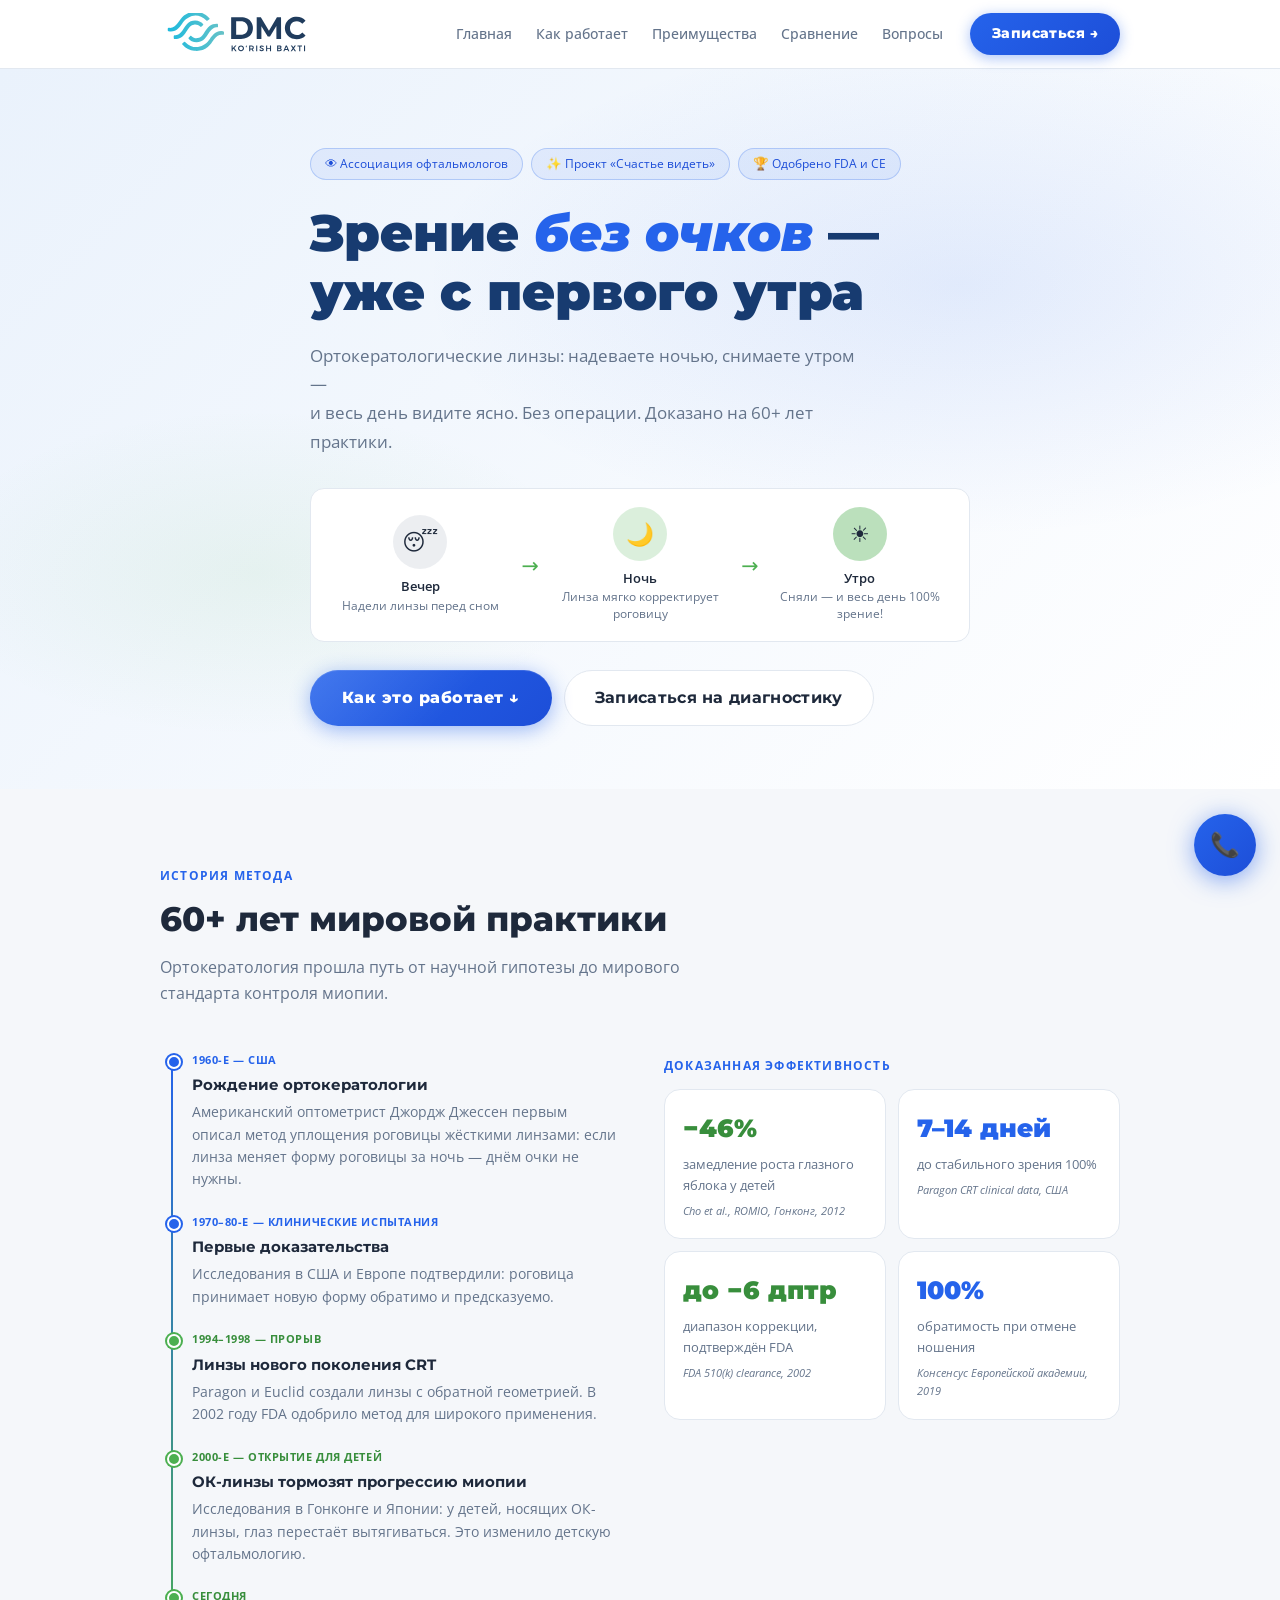
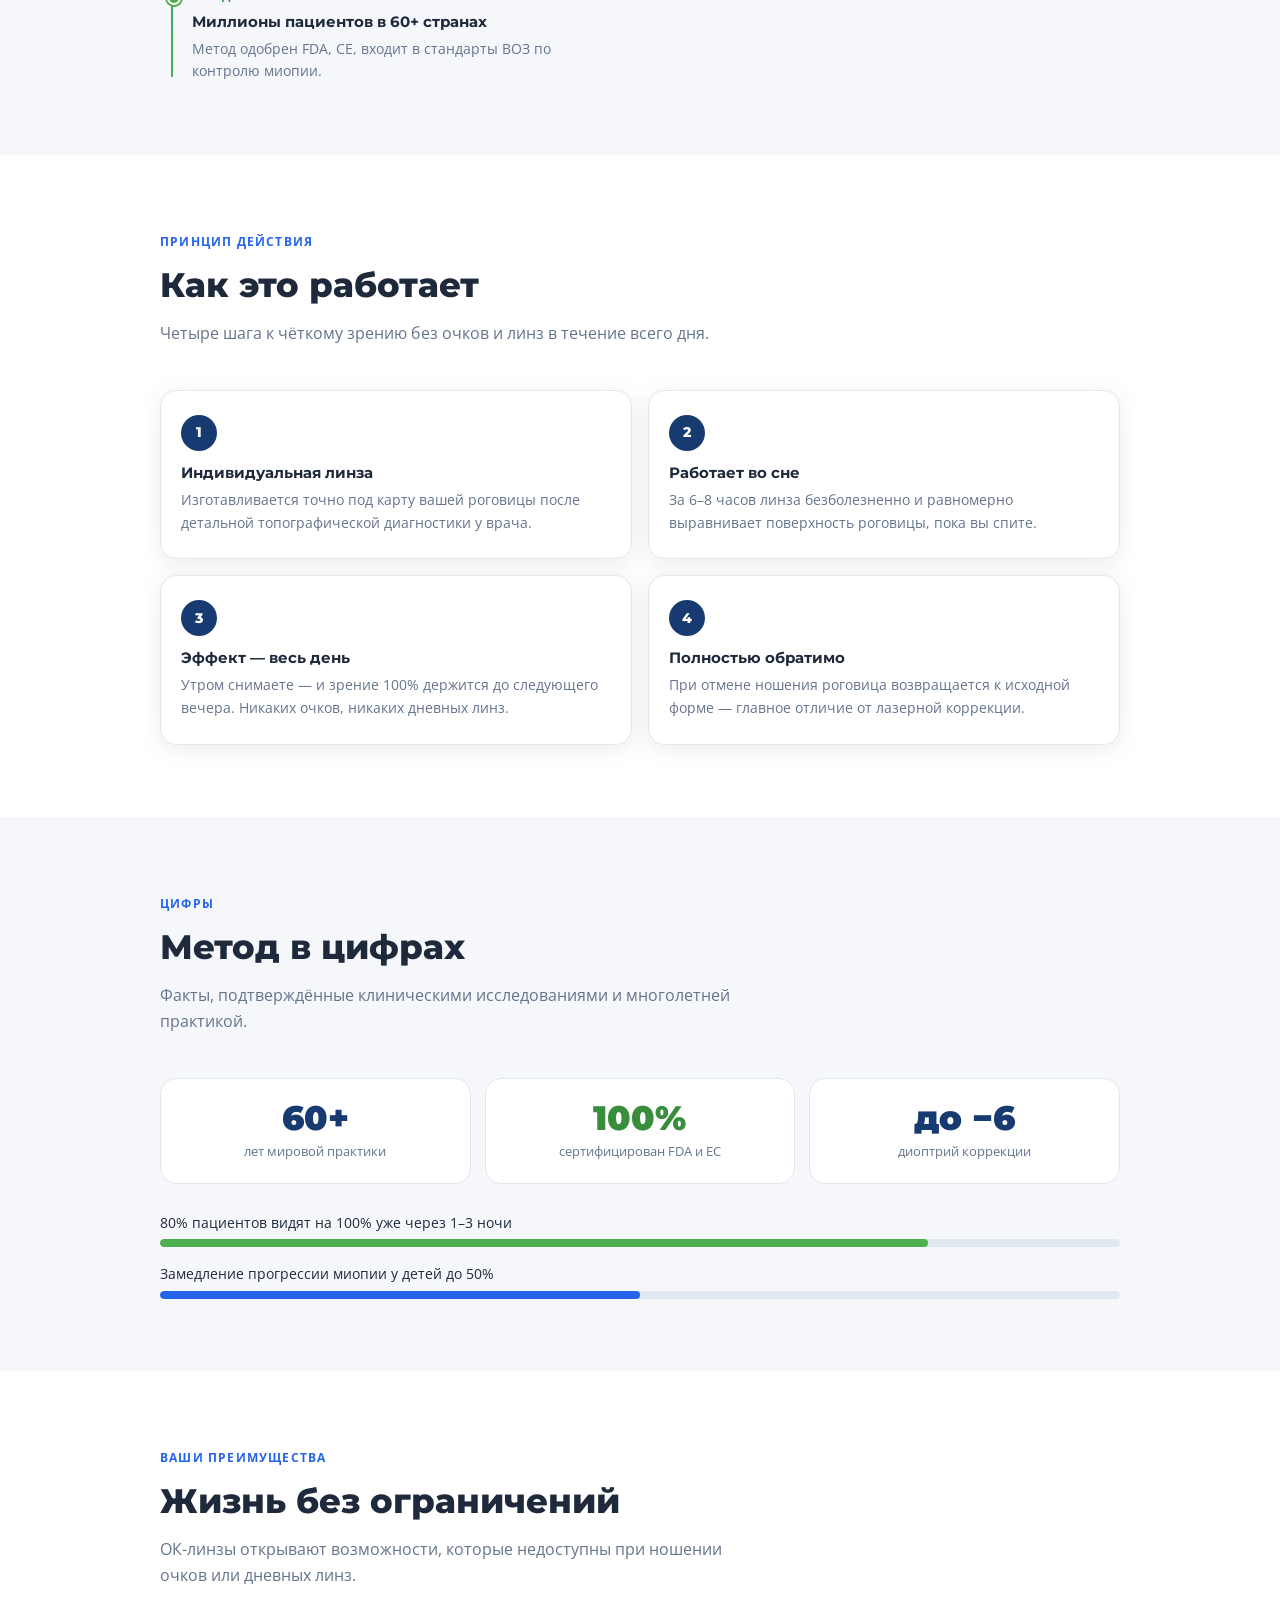
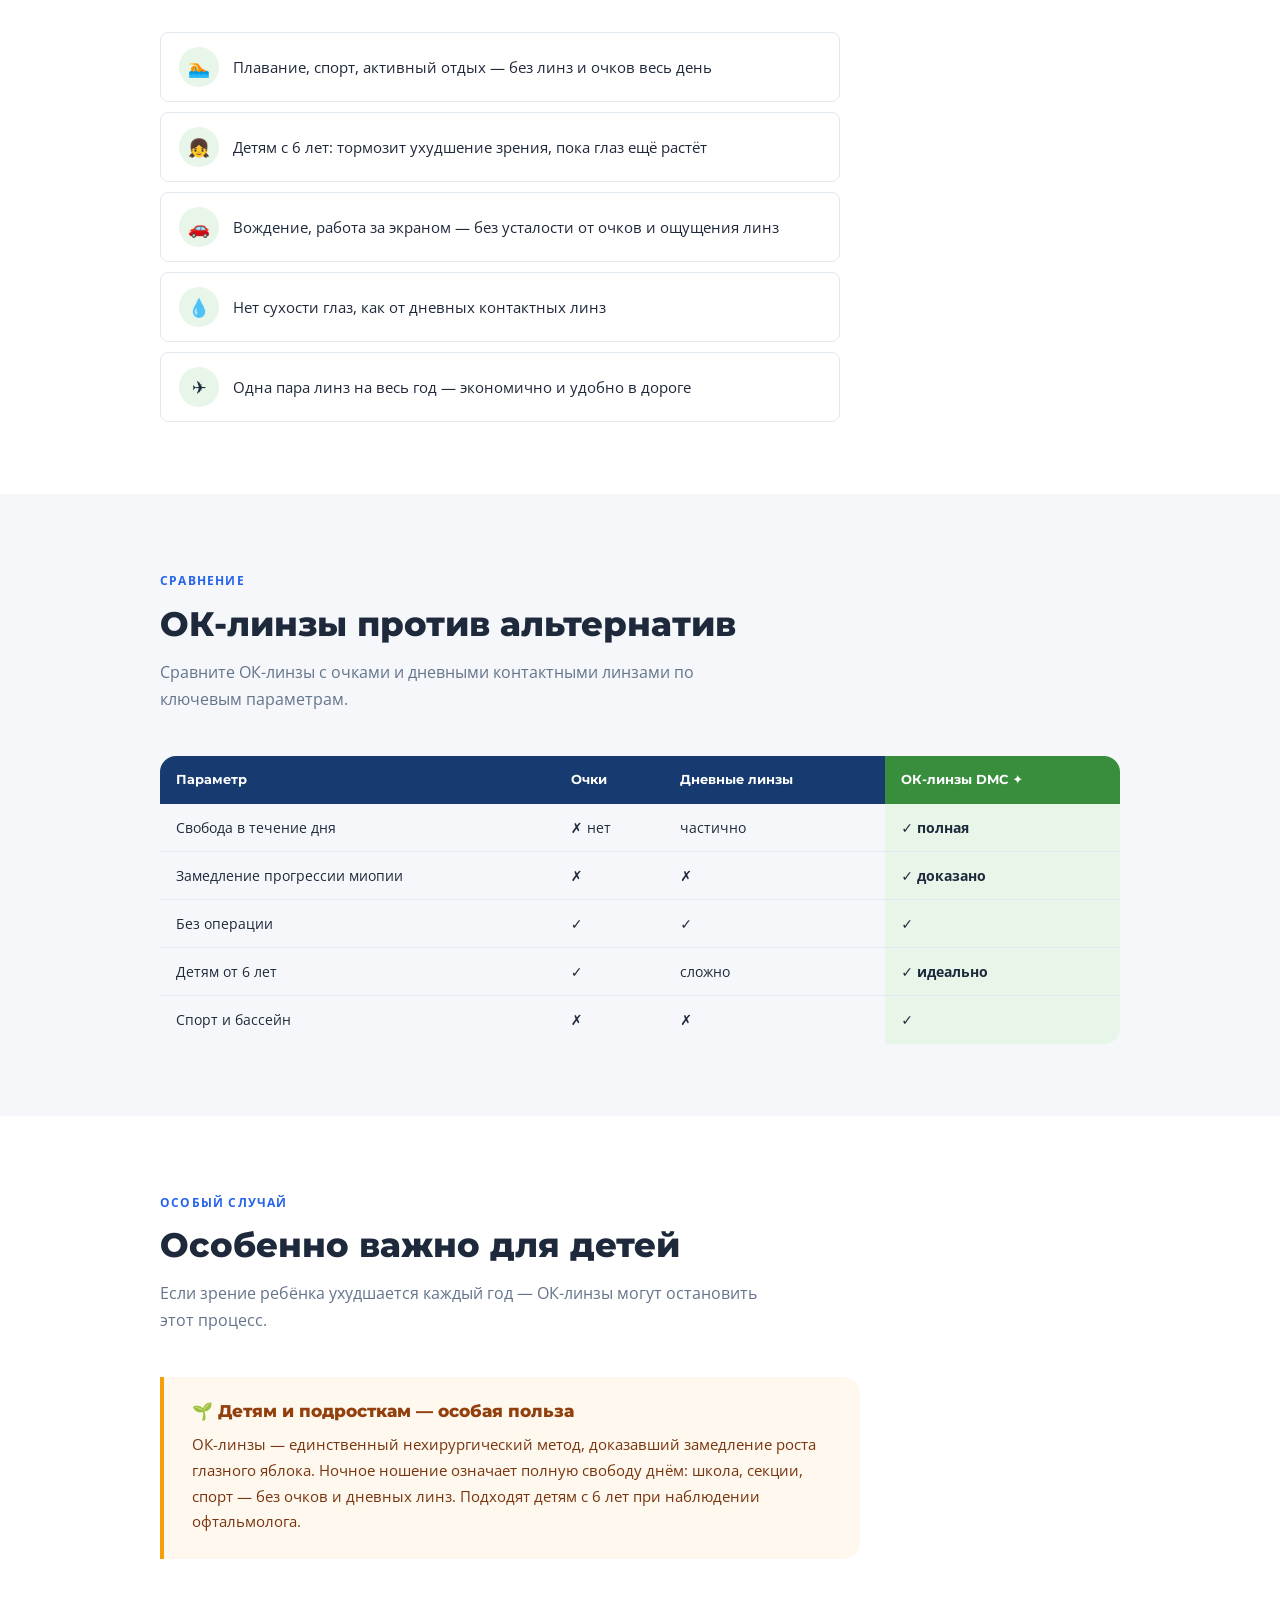
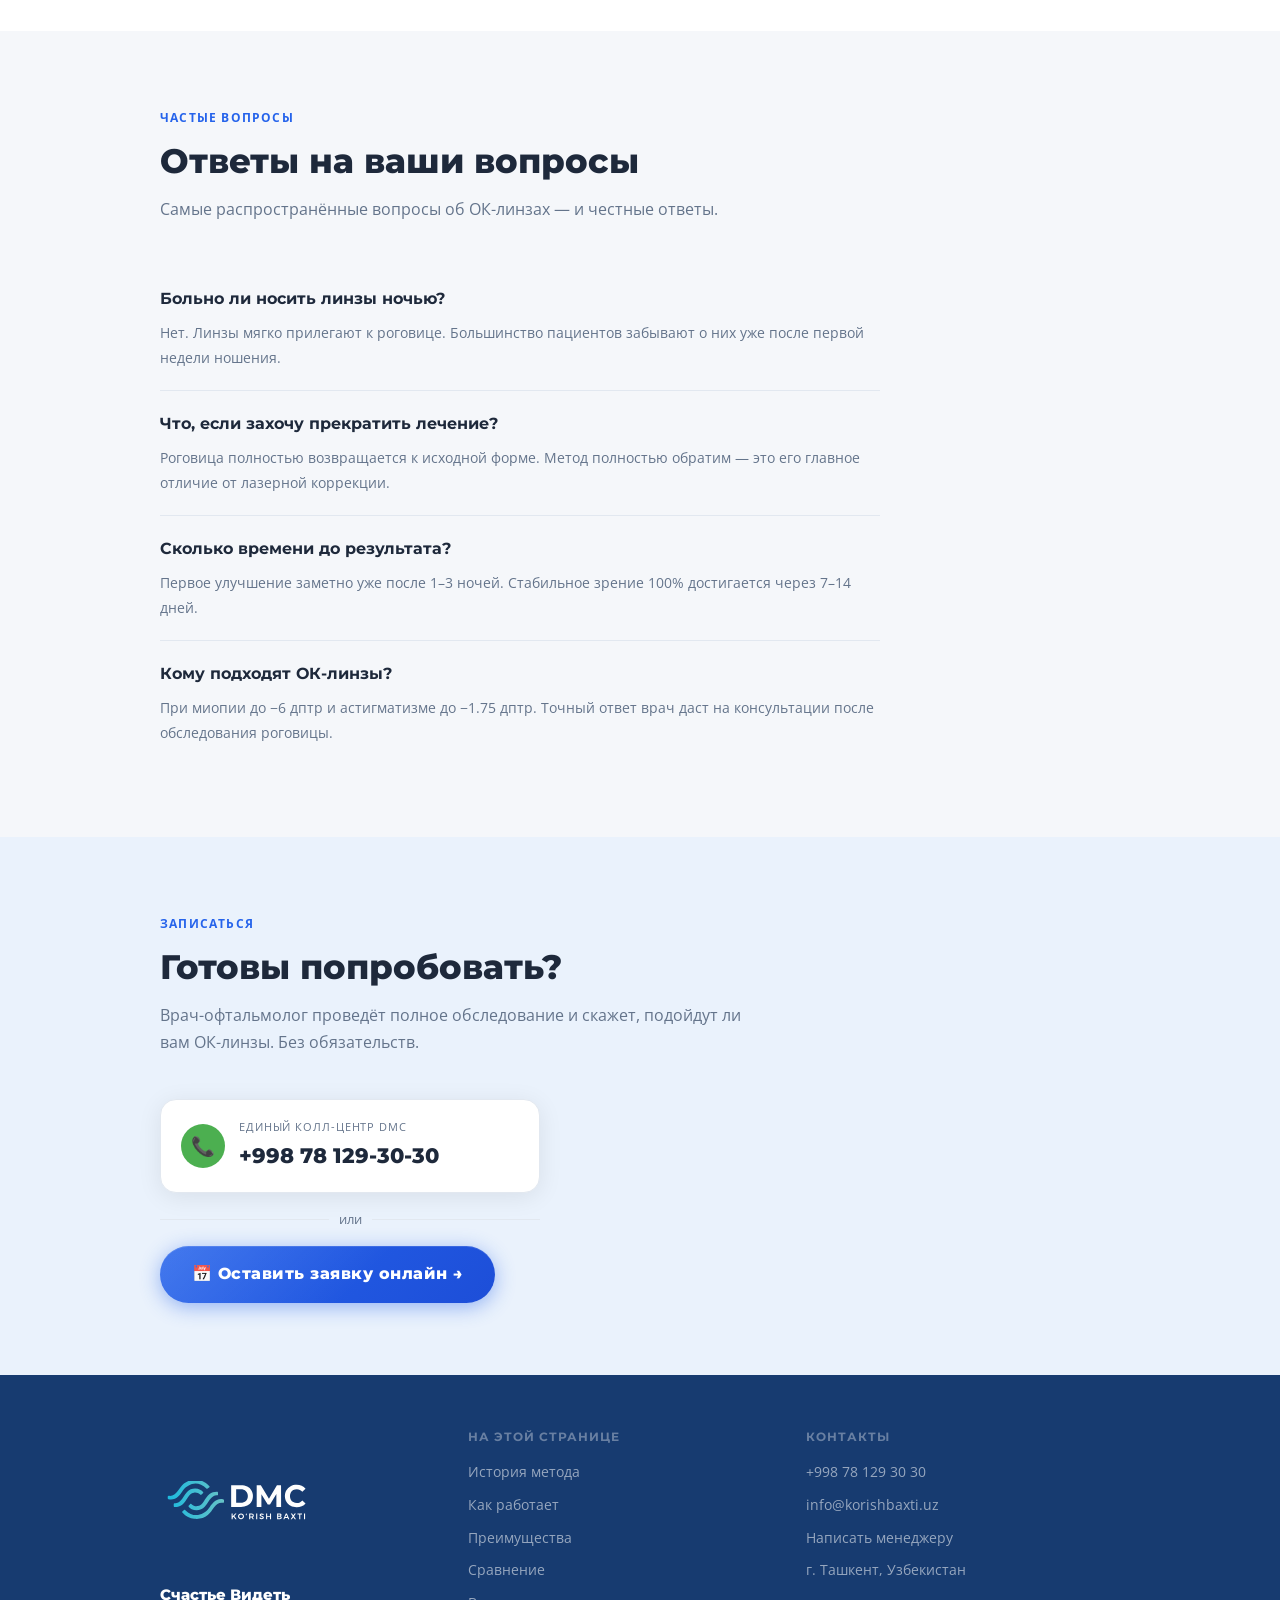
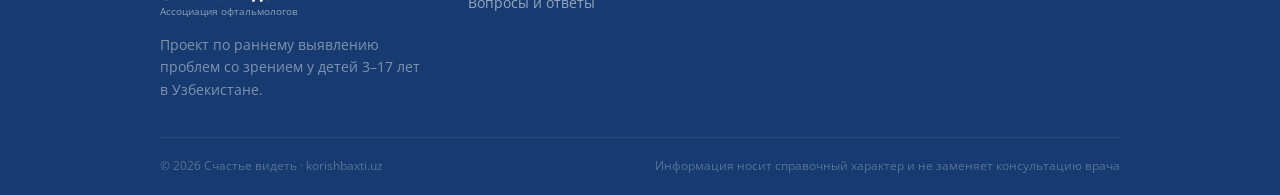
<file: ok-linzy.html>
<!DOCTYPE html>
<html lang="ru">
<head>
  <meta charset="UTF-8" />
  <meta name="viewport" content="width=device-width, initial-scale=1.0" />
  <title>ОК-линзы — Ортокератология — DMC Ko'rishbaxti</title>
  <meta name="description" content="Ортокератологические линзы DMC: надеваете ночью — видите ясно весь день. Без операции. Детям с 6 лет. Доказано на 60+ лет практики." />
  <meta name="theme-color" content="#FFFFFF" />
  <meta property="og:title" content="ОК-линзы — Ортокератология — DMC Ko'rishbaxti" />
  <meta property="og:description" content="Надеваете ночью — видите ясно весь день. Без операции. Детям с 6 лет." />
  <meta property="og:type" content="website" />
  <link rel="preconnect" href="https://fonts.googleapis.com" />
  <link rel="preconnect" href="https://fonts.gstatic.com" crossorigin />
  <link href="https://fonts.googleapis.com/css2?family=Montserrat:wght@400;500;600;700;800;900&family=Open+Sans:wght@400;500;600&display=swap" rel="stylesheet" />
  <link rel="stylesheet" href="styles.css" />
  <style>
    /* ===== ОК-ЛИНЗЫ: page-specific styles ===== */

    /* Hero badges */
    .ok-badges { display: flex; flex-wrap: wrap; gap: 8px; margin-bottom: 24px; }
    .ok-badge {
      display: inline-flex; align-items: center; gap: 6px;
      background: rgba(37,99,235,.08); border: 1px solid rgba(37,99,235,.25);
      border-radius: 20px; padding: 5px 14px;
      font-size: .78rem; color: var(--accent-hover);
    }

    /* Eye diagram */
    .eye-diagram {
      display: flex; align-items: center; gap: 12px;
      background: var(--white); border: 1px solid var(--border); border-radius: 14px;
      padding: 18px 20px; margin-top: 28px; flex-wrap: nowrap;
    }
    .eye-step { text-align: center; flex: 1; min-width: 0; }
    .eye-circle {
      width: 54px; height: 54px; border-radius: 50%;
      margin: 0 auto 8px; display: flex; align-items: center;
      justify-content: center; font-size: 1.4rem;
    }
    .eye-label { font-size: .75rem; color: var(--muted); line-height: 1.4; }
    .eye-label strong { display: block; font-size: .82rem; color: var(--text); font-weight: 600; margin-bottom: 2px; }
    .arrow-step { font-size: 1.3rem; color: var(--green); flex-shrink: 0; }

    /* Two-column layout for history section */
    .two-col { display: grid; grid-template-columns: 1fr 1fr; gap: 48px; align-items: start; }

    /* Timeline */
    .timeline { position: relative; padding-left: 32px; }
    .timeline::before {
      content: ''; position: absolute; left: 11px; top: 6px; bottom: 6px;
      width: 2px; background: linear-gradient(to bottom, var(--accent), var(--green));
    }
    .tl-item { position: relative; margin-bottom: 22px; }
    .tl-item:last-child { margin-bottom: 0; }
    .tl-dot {
      position: absolute; left: -25px; top: 4px;
      width: 14px; height: 14px; border-radius: 50%;
      background: var(--accent); border: 2.5px solid var(--white);
      box-shadow: 0 0 0 2px var(--accent);
    }
    .tl-dot.green { background: var(--green); box-shadow: 0 0 0 2px var(--green); }
    .tl-year {
      font-size: .7rem; font-weight: 700; color: var(--accent);
      text-transform: uppercase; letter-spacing: .05em; margin-bottom: 3px;
    }
    .tl-year.green { color: var(--green-dark); }
    .tl-title { font-family: var(--font-heading); font-size: .95rem; font-weight: 700; margin-bottom: 4px; }
    .tl-text { font-size: .85rem; color: var(--muted); line-height: 1.65; }

    /* Efficacy grid */
    .efficacy-grid { display: grid; grid-template-columns: 1fr 1fr; gap: 12px; }
    .efficacy-card { background: var(--white); border: 1px solid var(--border); border-radius: var(--radius); padding: 18px; }
    .eff-num { font-family: var(--font-heading); font-size: 1.55rem; font-weight: 900; margin-bottom: 5px; }
    .eff-num.teal { color: var(--green-dark); }
    .eff-num.blue { color: var(--accent); }
    .efficacy-card p { font-size: .84rem; color: var(--muted); line-height: 1.55; }
    .eff-study { font-size: .7rem; color: var(--muted); margin-top: 6px; font-style: italic; }

    /* How it works */
    .hiw-grid { display: grid; grid-template-columns: 1fr 1fr; gap: 16px; }
    .hiw-card {
      background: var(--white); border: 1px solid var(--border);
      border-radius: var(--radius); padding: 24px 20px;
      box-shadow: var(--shadow); transition: box-shadow .2s, transform .2s;
    }
    .hiw-card:hover { box-shadow: var(--shadow-lg); transform: translateY(-2px); }
    .hiw-num {
      width: 36px; height: 36px; border-radius: 50%;
      background: var(--primary); color: var(--white);
      display: flex; align-items: center; justify-content: center;
      font-family: var(--font-heading); font-size: .9rem; font-weight: 800;
      margin-bottom: 12px; flex-shrink: 0;
    }
    .hiw-card h4 { font-family: var(--font-heading); font-size: .95rem; font-weight: 700; margin-bottom: 7px; }
    .hiw-card p { font-size: .86rem; color: var(--muted); line-height: 1.65; }

    /* Stats */
    .stats-grid {
      display: grid; grid-template-columns: repeat(3, 1fr);
      gap: 14px; margin-bottom: 28px;
    }
    .stat-box {
      text-align: center; background: var(--white);
      border: 1px solid var(--border); border-radius: var(--radius);
      padding: 22px 12px;
    }
    .stat-num {
      font-family: var(--font-heading); font-size: 2.1rem; font-weight: 900;
      color: var(--primary); line-height: 1; margin-bottom: 7px;
    }
    .stat-num.green { color: var(--green-dark); }
    .stat-sub { font-size: .8rem; color: var(--muted); line-height: 1.45; }

    /* Progress bars */
    .prog-list { display: flex; flex-direction: column; gap: 16px; }
    .prog-label { font-size: .9rem; color: var(--text); margin-bottom: 6px; line-height: 1.5; }
    .prog-track { height: 8px; background: var(--border); border-radius: 4px; overflow: hidden; }
    .prog-fill { height: 100%; border-radius: 4px; }

    /* Benefits */
    .benefits-ok { list-style: none; display: flex; flex-direction: column; gap: 10px; }
    .benefits-ok li {
      display: flex; align-items: center; gap: 14px;
      font-size: .95rem; line-height: 1.6;
      padding: 14px 18px;
      background: var(--white); border: 1px solid var(--border);
      border-radius: var(--radius-sm);
      transition: border-color .18s, box-shadow .18s;
    }
    .benefits-ok li:hover { border-color: var(--green); box-shadow: 0 2px 12px rgba(76,175,80,.12); }
    .benefit-ico {
      width: 40px; height: 40px; border-radius: 50%;
      background: var(--green-light); display: flex;
      align-items: center; justify-content: center;
      font-size: 1.1rem; flex-shrink: 0;
    }

    /* Comparison table */
    .table-wrap { overflow-x: auto; -webkit-overflow-scrolling: touch; border-radius: var(--radius); }
    .vs-table { width: 100%; border-collapse: collapse; font-size: .9rem; min-width: 500px; }
    .vs-table th {
      background: var(--primary); color: var(--white);
      padding: 13px 16px; font-family: var(--font-heading);
      font-weight: 700; font-size: .82rem; text-align: left;
    }
    .vs-table th:first-child { border-radius: 12px 0 0 0; }
    .vs-table th:last-child  { border-radius: 0 12px 0 0; }
    .vs-th-ok { background: var(--green-dark) !important; }
    .vs-table td {
      padding: 12px 16px; border-bottom: 1px solid var(--border);
      color: var(--text); vertical-align: middle; font-size: .88rem;
    }
    .vs-table tr:last-child td { border-bottom: none; }
    .vs-table tr:nth-child(even) td { background: var(--light); }
    .vs-check { color: var(--green-dark); font-weight: 700; }
    .vs-cross { color: var(--red); }
    .vs-ok-col { background: var(--green-light) !important; }

    /* Children highlight */
    .children-highlight {
      background: #FFF8EE; border-left: 4px solid #F59E0B;
      border-radius: 0 var(--radius) var(--radius) 0;
      padding: 24px 28px; max-width: 700px;
    }
    .children-highlight h3 { font-family: var(--font-heading); font-size: 1.05rem; font-weight: 800; color: #92400E; margin-bottom: 10px; }
    .children-highlight p  { font-size: .92rem; color: #78350F; line-height: 1.75; }

    /* FAQ */
    .faq-list { display: flex; flex-direction: column; max-width: 720px; }
    .faq-item { padding: 20px 0; border-bottom: 1px solid var(--border); }
    .faq-item:last-child { border-bottom: none; }
    .faq-q { font-family: var(--font-heading); font-size: .97rem; font-weight: 700; margin-bottom: 8px; }
    .faq-a { font-size: .9rem; color: var(--muted); line-height: 1.75; }

    /* CTA phone */
    .cta-phone-block {
      background: var(--white); border: 1px solid var(--border);
      border-radius: var(--radius); padding: 18px 20px;
      display: flex; align-items: center; gap: 14px;
      max-width: 380px; margin-bottom: 16px;
      box-shadow: var(--shadow);
    }
    .cta-phone-ico {
      width: 44px; height: 44px; border-radius: 50%;
      background: var(--green); display: flex;
      align-items: center; justify-content: center;
      font-size: 1.2rem; flex-shrink: 0;
    }
    .cta-phone-lbl { font-size: .7rem; color: var(--muted); text-transform: uppercase; letter-spacing: .08em; margin-bottom: 3px; }
    .cta-phone-num { font-family: var(--font-heading); font-size: 1.3rem; font-weight: 800; color: var(--text); }
    .divider-or {
      display: flex; align-items: center; gap: 10px;
      margin: 16px 0; max-width: 380px;
    }
    .divider-or span { font-size: .82rem; color: var(--muted); }
    .divider-or::before, .divider-or::after { content: ''; flex: 1; height: 1px; background: var(--border); }

    /* ===== RESPONSIVE ===== */
    @media (max-width: 900px) {
      .two-col { grid-template-columns: 1fr; gap: 36px; }
      .hiw-grid { grid-template-columns: 1fr 1fr; }
    }

    @media (max-width: 768px) {
      .eye-diagram { gap: 10px; padding: 14px 16px; }
      .eye-circle  { width: 46px; height: 46px; font-size: 1.2rem; }
      .hiw-grid    { grid-template-columns: 1fr; gap: 12px; }
      .efficacy-grid { grid-template-columns: 1fr 1fr; }
      .cta-phone-block { max-width: 100%; }
      .divider-or      { max-width: 100%; }
    }

    @media (max-width: 560px) {
      .stats-grid { grid-template-columns: 1fr 1fr; }
      .eye-diagram { flex-direction: column; gap: 14px; }
      .eye-step   { display: flex; align-items: center; gap: 12px; text-align: left; flex: none; width: 100%; }
      .eye-circle { margin: 0; }
      .arrow-step { transform: rotate(90deg); }
      .efficacy-grid { grid-template-columns: 1fr; }
      .children-highlight { padding: 18px 20px; }
    }

    @media (max-width: 400px) {
      .stats-grid { grid-template-columns: 1fr; }
    }
  </style>
</head>
<body>

<!-- HEADER -->
<header class="site-header" id="siteHeader">
  <div class="header-inner">
    <a href="index.html" class="logo">
      <div class="logo-mark">
        <img src="images/logo-navy-no-bg.svg" alt="Счастье Видеть" />
      </div>
    </a>
    <nav class="header-nav">
      <a href="index.html">Главная</a>
      <a href="#how-it-works">Как работает</a>
      <a href="#benefits">Преимущества</a>
      <a href="#comparison">Сравнение</a>
      <a href="#faq">Вопросы</a>
    </nav>
    <a href="#cta" class="btn btn-header desktop-only" data-ga="oklenzy_header_cta">Записаться →</a>
    <button class="burger" id="burger" aria-label="Меню" onclick="toggleMobileNav()">
      <span></span><span></span><span></span>
    </button>
  </div>
  <div class="mobile-nav" id="mobileNav">
    <a href="index.html" onclick="closeMobileNav()">← Главная</a>
    <a href="#how-it-works" onclick="closeMobileNav()">Как работает</a>
    <a href="#benefits" onclick="closeMobileNav()">Преимущества</a>
    <a href="#comparison" onclick="closeMobileNav()">Сравнение</a>
    <a href="#faq" onclick="closeMobileNav()">Вопросы</a>
    <a href="#cta" class="btn btn-header" onclick="closeMobileNav()">📅 Записаться на диагностику</a>
  </div>
</header>

<!-- HERO -->
<section class="hero" id="top">
  <div class="hero-bg-glow"></div>
  <div class="hero-inner">
    <div class="ok-badges">
      <span class="ok-badge">👁 Ассоциация офтальмологов</span>
      <span class="ok-badge">✨ Проект «Счастье видеть»</span>
      <span class="ok-badge">🏆 Одобрено FDA и CE</span>
    </div>
    <h1 class="hero-title">Зрение <em>без очков</em> —<br>уже с первого утра</h1>
    <p class="hero-desc">
      Ортокератологические линзы: надеваете ночью, снимаете утром —<br>
      и весь день видите ясно. Без операции. Доказано на 60+ лет практики.
    </p>
    <div class="eye-diagram">
      <div class="eye-step">
        <div class="eye-circle" style="background:rgba(100,116,139,.12);">😴</div>
        <div class="eye-label"><strong>Вечер</strong>Надели линзы перед сном</div>
      </div>
      <div class="arrow-step">→</div>
      <div class="eye-step">
        <div class="eye-circle" style="background:rgba(76,175,80,.2);">🌙</div>
        <div class="eye-label"><strong>Ночь</strong>Линза мягко корректирует роговицу</div>
      </div>
      <div class="arrow-step">→</div>
      <div class="eye-step">
        <div class="eye-circle" style="background:rgba(76,175,80,.38);">☀️</div>
        <div class="eye-label"><strong>Утро</strong>Сняли — и весь день 100% зрение!</div>
      </div>
    </div>
    <div class="hero-actions" style="margin-top:28px;">
      <a href="#how-it-works" class="btn btn-accent" data-ga="oklenzy_hero_hiw">Как это работает ↓</a>
      <a href="#cta" class="btn btn-ghost" data-ga="oklenzy_hero_cta">Записаться на диагностику</a>
    </div>
  </div>
</section>

<!-- ИСТОРИЯ МЕТОДА -->
<section class="section section--light" id="history">
  <div class="container">
    <div class="section-label">История метода</div>
    <h2 class="section-heading">60+ лет мировой практики</h2>
    <p class="section-sub">Ортокератология прошла путь от научной гипотезы до мирового стандарта контроля миопии.</p>
    <div class="two-col">
      <div>
        <div class="timeline">
          <div class="tl-item">
            <div class="tl-dot"></div>
            <div class="tl-year">1960-е — США</div>
            <div class="tl-title">Рождение ортокератологии</div>
            <div class="tl-text">Американский оптометрист Джордж Джессен первым описал метод уплощения роговицы жёсткими линзами: если линза меняет форму роговицы за ночь — днём очки не нужны.</div>
          </div>
          <div class="tl-item">
            <div class="tl-dot"></div>
            <div class="tl-year">1970–80-е — клинические испытания</div>
            <div class="tl-title">Первые доказательства</div>
            <div class="tl-text">Исследования в США и Европе подтвердили: роговица принимает новую форму обратимо и предсказуемо.</div>
          </div>
          <div class="tl-item">
            <div class="tl-dot green"></div>
            <div class="tl-year green">1994–1998 — прорыв</div>
            <div class="tl-title">Линзы нового поколения CRT</div>
            <div class="tl-text">Paragon и Euclid создали линзы с обратной геометрией. В 2002 году FDA одобрило метод для широкого применения.</div>
          </div>
          <div class="tl-item">
            <div class="tl-dot green"></div>
            <div class="tl-year green">2000-е — открытие для детей</div>
            <div class="tl-title">ОК-линзы тормозят прогрессию миопии</div>
            <div class="tl-text">Исследования в Гонконге и Японии: у детей, носящих ОК-линзы, глаз перестаёт вытягиваться. Это изменило детскую офтальмологию.</div>
          </div>
          <div class="tl-item">
            <div class="tl-dot green"></div>
            <div class="tl-year green">Сегодня</div>
            <div class="tl-title">Миллионы пациентов в 60+ странах</div>
            <div class="tl-text">Метод одобрен FDA, CE, входит в стандарты ВОЗ по контролю миопии.</div>
          </div>
        </div>
      </div>
      <div>
        <div class="section-label" style="margin-bottom:14px;">Доказанная эффективность</div>
        <div class="efficacy-grid">
          <div class="efficacy-card">
            <div class="eff-num teal">−46%</div>
            <p>замедление роста глазного яблока у детей</p>
            <div class="eff-study">Cho et al., ROMIO, Гонконг, 2012</div>
          </div>
          <div class="efficacy-card">
            <div class="eff-num blue">7–14 дней</div>
            <p>до стабильного зрения 100%</p>
            <div class="eff-study">Paragon CRT clinical data, США</div>
          </div>
          <div class="efficacy-card">
            <div class="eff-num teal">до −6 дптр</div>
            <p>диапазон коррекции, подтверждён FDA</p>
            <div class="eff-study">FDA 510(k) clearance, 2002</div>
          </div>
          <div class="efficacy-card">
            <div class="eff-num blue">100%</div>
            <p>обратимость при отмене ношения</p>
            <div class="eff-study">Консенсус Европейской академии, 2019</div>
          </div>
        </div>
      </div>
    </div>
  </div>
</section>

<!-- КАК РАБОТАЕТ -->
<section class="section" id="how-it-works">
  <div class="container">
    <div class="section-label">Принцип действия</div>
    <h2 class="section-heading">Как это работает</h2>
    <p class="section-sub">Четыре шага к чёткому зрению без очков и линз в течение всего дня.</p>
    <div class="hiw-grid">
      <div class="hiw-card">
        <div class="hiw-num">1</div>
        <h4>Индивидуальная линза</h4>
        <p>Изготавливается точно под карту вашей роговицы после детальной топографической диагностики у врача.</p>
      </div>
      <div class="hiw-card">
        <div class="hiw-num">2</div>
        <h4>Работает во сне</h4>
        <p>За 6–8 часов линза безболезненно и равномерно выравнивает поверхность роговицы, пока вы спите.</p>
      </div>
      <div class="hiw-card">
        <div class="hiw-num">3</div>
        <h4>Эффект — весь день</h4>
        <p>Утром снимаете — и зрение 100% держится до следующего вечера. Никаких очков, никаких дневных линз.</p>
      </div>
      <div class="hiw-card">
        <div class="hiw-num">4</div>
        <h4>Полностью обратимо</h4>
        <p>При отмене ношения роговица возвращается к исходной форме — главное отличие от лазерной коррекции.</p>
      </div>
    </div>
  </div>
</section>

<!-- ЦИФРЫ -->
<section class="section section--light" id="stats">
  <div class="container">
    <div class="section-label">Цифры</div>
    <h2 class="section-heading">Метод в цифрах</h2>
    <p class="section-sub">Факты, подтверждённые клиническими исследованиями и многолетней практикой.</p>
    <div class="stats-grid">
      <div class="stat-box">
        <div class="stat-num">60+</div>
        <div class="stat-sub">лет мировой практики</div>
      </div>
      <div class="stat-box">
        <div class="stat-num green">100%</div>
        <div class="stat-sub">сертифицирован FDA и ЕС</div>
      </div>
      <div class="stat-box">
        <div class="stat-num">до −6</div>
        <div class="stat-sub">диоптрий коррекции</div>
      </div>
    </div>
    <div class="prog-list">
      <div>
        <div class="prog-label">80% пациентов видят на 100% уже через 1–3 ночи</div>
        <div class="prog-track"><div class="prog-fill" style="width:80%;background:var(--green);"></div></div>
      </div>
      <div>
        <div class="prog-label">Замедление прогрессии миопии у детей до 50%</div>
        <div class="prog-track"><div class="prog-fill" style="width:50%;background:var(--accent);"></div></div>
      </div>
    </div>
  </div>
</section>

<!-- ПРЕИМУЩЕСТВА -->
<section class="section" id="benefits">
  <div class="container">
    <div class="section-label">Ваши преимущества</div>
    <h2 class="section-heading">Жизнь без ограничений</h2>
    <p class="section-sub">ОК-линзы открывают возможности, которые недоступны при ношении очков или дневных линз.</p>
    <ul class="benefits-ok" style="max-width:680px;">
      <li><div class="benefit-ico">🏊</div><span>Плавание, спорт, активный отдых — без линз и очков весь день</span></li>
      <li><div class="benefit-ico">👧</div><span>Детям с 6 лет: тормозит ухудшение зрения, пока глаз ещё растёт</span></li>
      <li><div class="benefit-ico">🚗</div><span>Вождение, работа за экраном — без усталости от очков и ощущения линз</span></li>
      <li><div class="benefit-ico">💧</div><span>Нет сухости глаз, как от дневных контактных линз</span></li>
      <li><div class="benefit-ico">✈️</div><span>Одна пара линз на весь год — экономично и удобно в дороге</span></li>
    </ul>
  </div>
</section>

<!-- СРАВНЕНИЕ -->
<section class="section section--light" id="comparison">
  <div class="container">
    <div class="section-label">Сравнение</div>
    <h2 class="section-heading">ОК-линзы против альтернатив</h2>
    <p class="section-sub">Сравните ОК-линзы с очками и дневными контактными линзами по ключевым параметрам.</p>
    <div class="table-wrap">
      <table class="vs-table">
        <thead>
          <tr>
            <th>Параметр</th>
            <th>Очки</th>
            <th>Дневные линзы</th>
            <th class="vs-th-ok">ОК-линзы DMC ✦</th>
          </tr>
        </thead>
        <tbody>
          <tr>
            <td>Свобода в течение дня</td>
            <td class="vs-cross">✗ нет</td>
            <td>частично</td>
            <td class="vs-ok-col vs-check">✓ полная</td>
          </tr>
          <tr>
            <td>Замедление прогрессии миопии</td>
            <td class="vs-cross">✗</td>
            <td class="vs-cross">✗</td>
            <td class="vs-ok-col vs-check">✓ доказано</td>
          </tr>
          <tr>
            <td>Без операции</td>
            <td class="vs-check">✓</td>
            <td class="vs-check">✓</td>
            <td class="vs-ok-col vs-check">✓</td>
          </tr>
          <tr>
            <td>Детям от 6 лет</td>
            <td class="vs-check">✓</td>
            <td class="vs-cross">сложно</td>
            <td class="vs-ok-col vs-check">✓ идеально</td>
          </tr>
          <tr>
            <td>Спорт и бассейн</td>
            <td class="vs-cross">✗</td>
            <td class="vs-cross">✗</td>
            <td class="vs-ok-col vs-check">✓</td>
          </tr>
        </tbody>
      </table>
    </div>
  </div>
</section>

<!-- ДЛЯ ДЕТЕЙ -->
<section class="section" id="children">
  <div class="container">
    <div class="section-label">Особый случай</div>
    <h2 class="section-heading">Особенно важно для детей</h2>
    <p class="section-sub">Если зрение ребёнка ухудшается каждый год — ОК-линзы могут остановить этот процесс.</p>
    <div class="children-highlight">
      <h3>🌱 Детям и подросткам — особая польза</h3>
      <p>ОК-линзы — единственный нехирургический метод, доказавший замедление роста глазного яблока. Ночное ношение означает полную свободу днём: школа, секции, спорт — без очков и дневных линз. Подходят детям с 6 лет при наблюдении офтальмолога.</p>
    </div>
  </div>
</section>

<!-- ЧАСТЫЕ ВОПРОСЫ -->
<section class="section section--light" id="faq">
  <div class="container">
    <div class="section-label">Частые вопросы</div>
    <h2 class="section-heading">Ответы на ваши вопросы</h2>
    <p class="section-sub">Самые распространённые вопросы об ОК-линзах — и честные ответы.</p>
    <div class="faq-list">
      <div class="faq-item">
        <div class="faq-q">Больно ли носить линзы ночью?</div>
        <div class="faq-a">Нет. Линзы мягко прилегают к роговице. Большинство пациентов забывают о них уже после первой недели ношения.</div>
      </div>
      <div class="faq-item">
        <div class="faq-q">Что, если захочу прекратить лечение?</div>
        <div class="faq-a">Роговица полностью возвращается к исходной форме. Метод полностью обратим — это его главное отличие от лазерной коррекции.</div>
      </div>
      <div class="faq-item">
        <div class="faq-q">Сколько времени до результата?</div>
        <div class="faq-a">Первое улучшение заметно уже после 1–3 ночей. Стабильное зрение 100% достигается через 7–14 дней.</div>
      </div>
      <div class="faq-item">
        <div class="faq-q">Кому подходят ОК-линзы?</div>
        <div class="faq-a">При миопии до −6 дптр и астигматизме до −1.75 дптр. Точный ответ врач даст на консультации после обследования роговицы.</div>
      </div>
    </div>
  </div>
</section>

<!-- ЗАПИСАТЬСЯ -->
<section class="section section--dark" id="cta">
  <div class="container">
    <div class="section-label">Записаться</div>
    <h2 class="section-heading">Готовы попробовать?</h2>
    <p class="section-sub">Врач-офтальмолог проведёт полное обследование и скажет, подойдут ли вам ОК-линзы. Без обязательств.</p>

    <div class="cta-phone-block">
      <div class="cta-phone-ico">📞</div>
      <div>
        <div class="cta-phone-lbl">Единый колл-центр DMC</div>
        <div class="cta-phone-num"><a href="tel:+998781293030" style="color:inherit;text-decoration:none;">+998 78 129-30-30</a></div>
      </div>
    </div>

    <div class="divider-or"><span>или</span></div>

    <a href="index.html#contact" class="btn btn-accent" data-ga="oklenzy_cta_form">📅 Оставить заявку онлайн →</a>
  </div>
</section>

<!-- FOOTER -->
<footer class="site-footer">
  <div class="container">
    <div class="footer-inner">
      <div class="footer-brand">
        <div class="footer-logo">
          <div class="logo-mark footer-logo-mark">
            <img src="images/logo-no-bg.svg" alt="Счастье Видеть" loading="lazy" />
          </div>
          <div>
            <div class="logo-name">Счастье Видеть</div>
            <div class="logo-tagline">Ассоциация офтальмологов</div>
          </div>
        </div>
        <p class="footer-about">Проект по раннему выявлению проблем со зрением у детей 3–17 лет в Узбекистане.</p>
      </div>
      <div class="footer-links">
        <div class="footer-col">
          <div class="fc-title">На этой странице</div>
          <a href="#history">История метода</a>
          <a href="#how-it-works">Как работает</a>
          <a href="#benefits">Преимущества</a>
          <a href="#comparison">Сравнение</a>
          <a href="#faq">Вопросы и ответы</a>
        </div>
        <div class="footer-col">
          <div class="fc-title">Контакты</div>
          <a href="tel:+998781293030">+998 78 129 30 30</a>
          <a href="mailto:info@korishbaxti.uz">info@korishbaxti.uz</a>
          <a href="https://t.me/dmcNargiza" target="_blank" rel="noopener">Написать менеджеру</a>
          <span>г. Ташкент, Узбекистан</span>
        </div>
      </div>
    </div>
    <div class="footer-bottom">
      <span>© 2026 Счастье видеть · korishbaxti.uz</span>
      <span>Информация носит справочный характер и не заменяет консультацию врача</span>
    </div>
  </div>
</footer>

<!-- FAB -->
<div class="fab-backdrop" id="fabBackdrop" onclick="closeFabMenu()"></div>
<div class="fab-wrap" id="fabWrap">
  <div class="fab-menu" id="fabMenu" role="menu" aria-hidden="true">
    <a href="index.html#contact" class="fab-action" role="menuitem" data-ga="oklenzy_fab_form" onclick="closeFabMenu()">
      <span class="fa-label">Оставить заявку</span>
      <span class="fa-icon">📅</span>
    </a>
    <a href="https://t.me/dmcNargiza" target="_blank" rel="noopener"
       class="fab-action" role="menuitem" data-ga="oklenzy_fab_telegram" onclick="closeFabMenu()">
      <span class="fa-label">Написать в Telegram</span>
      <span class="fa-icon">✈️</span>
    </a>
    <a href="tel:+998781293030" class="fab-action" role="menuitem" data-ga="oklenzy_fab_call">
      <span class="fa-label">Позвонить</span>
      <span class="fa-icon">📞</span>
    </a>
  </div>
  <button class="fab-btn" id="fabBtn"
          aria-label="Связаться с нами" aria-expanded="false"
          onclick="toggleFabMenu()">
    <span class="fab-icon-phone">📞</span>
    <span class="fab-icon-close" aria-hidden="true">×</span>
  </button>
</div>

<script src="script.js" defer></script>
</body>
</html>
</file>
<file: styles.css>
﻿/* ===== RESET & BASE ===== */
*, *::before, *::after { box-sizing: border-box; margin: 0; padding: 0; }

:root {
  --primary:       #173B70;
  --primary-mid:   #24508C;
  --primary-light: #EAF2FC;
  --accent:       #2563EB;
  --accent-light: #3B82F6;
  --accent-hover: #1D4ED8;
  --light:        #F5F7FA;
  --white:        #FFFFFF;
  --text:         #1E293B;
  --muted:        #64748B;
  --border:       #E2E8F0;
  --green:        #4CAF50;
  --green-dark:   #388E3C;
  --green-light:  #E8F5E9;
  --green-mid:    #C8E6C9;
  --yellow:       #FFC107;
  --yellow-dark:  #F57F17;
  --yellow-light: #FFFDE7;
  --yellow-mid:   #FFE082;
  --red:          #F44336;
  --red-dark:     #C62828;
  --red-light:    #FFEBEE;
  --red-mid:      #FFCDD2;
  --radius:       16px;
  --radius-sm:    8px;
  --shadow:       0 4px 24px rgba(0,0,0,.08);
  --shadow-lg:    0 8px 40px rgba(0,0,0,.14);
  --font-heading: 'Montserrat', system-ui, sans-serif;
  --font:         'Open Sans', system-ui, sans-serif;
}

html { scroll-behavior: smooth; }

:focus-visible {
  outline: 2px solid var(--accent);
  outline-offset: 3px;
  border-radius: 4px;
}

section[id], header[id] {
  scroll-margin-top: 76px;
}

body {
  font-family: var(--font);
  color: var(--text);
  background: var(--white);
  line-height: 1.65;
  font-size: 16px;
  -webkit-text-size-adjust: 100%;
  -webkit-tap-highlight-color: transparent;
}

h1,h2,h3,h4 { font-family: var(--font-heading); line-height: 1.25; }
img { max-width: 100%; display: block; }
a  { color: inherit; text-decoration: none; }

.container { max-width: 1000px; margin: 0 auto; padding: 0 20px; }

.section        { padding: 72px 0; }
.section--light { background: var(--light); }
.section--dark  { background: var(--primary-light); color: var(--text); }

.section-label {
  display: inline-block;
  font-size: .75rem;
  font-weight: 700;
  letter-spacing: .1em;
  text-transform: uppercase;
  color: var(--accent);
  margin-bottom: 12px;
}
.section-heading {
  font-size: clamp(1.5rem, 3vw, 2.1rem);
  font-weight: 800;
  margin-bottom: 14px;
  color: var(--text);
}
.section-sub {
  font-size: 1rem;
  color: var(--muted);
  max-width: 600px;
  margin-bottom: 44px;
}

/* ===== BUTTONS ===== */
.btn-accent {
  display: inline-flex;
  align-items: center;
  gap: 10px;
  background: linear-gradient(135deg, #2563EB 0%, #1D4ED8 100%);
  color: var(--white);
  font-family: var(--font-heading);
  font-weight: 800;
  font-size: 1rem;
  letter-spacing: .03em;
  padding: 15px 32px;
  border-radius: 50px;
  border: none;
  cursor: pointer;
  transition: transform .18s, box-shadow .22s, filter .18s;
  box-shadow: 0 4px 20px rgba(37,99,235,.45), 0 1px 0 rgba(255,255,255,.12) inset;
  text-decoration: none;
  position: relative;
  overflow: hidden;
  min-height: 48px;
}
.btn-accent::after {
  content: '';
  position: absolute;
  inset: 0;
  background: linear-gradient(135deg, rgba(255,255,255,.14) 0%, transparent 60%);
  pointer-events: none;
  border-radius: inherit;
}
.btn-accent:hover { transform: translateY(-3px); box-shadow: 0 10px 32px rgba(37,99,235,.55); filter: brightness(1.08); }
.btn-accent:active { transform: translateY(-1px); }
.btn-block { width: 100%; justify-content: center; border-radius: var(--radius-sm); }

.btn-ghost {
  display: inline-flex;
  align-items: center;
  gap: 10px;
  background: var(--white);
  color: var(--text);
  font-family: var(--font-heading);
  font-weight: 700;
  font-size: 1rem;
  letter-spacing: .02em;
  padding: 14px 30px;
  border-radius: 50px;
  border: 1.5px solid var(--border);
  cursor: pointer;
  transition: border-color .2s, background .2s, transform .18s, box-shadow .2s, color .2s;
  text-decoration: none;
  min-height: 48px;
}
.btn-ghost:hover { border-color: var(--accent); background: rgba(37,99,235,.06); color: var(--accent); transform: translateY(-2px); }
.btn-ghost:active { transform: translateY(0); }

.btn-ghost-sm {
  display: inline-flex;
  align-items: center;
  gap: 6px;
  background: var(--white);
  color: var(--text);
  font-family: var(--font-heading);
  font-weight: 700;
  font-size: .88rem;
  letter-spacing: .02em;
  padding: 10px 22px;
  border-radius: 50px;
  border: 1.5px solid var(--border);
  cursor: pointer;
  transition: border-color .2s, background .2s, transform .18s, color .2s;
  text-decoration: none;
  min-height: 44px;
}
.btn-ghost-sm:hover { border-color: var(--accent); background: rgba(37,99,235,.06); color: var(--accent); transform: translateY(-2px); }

.btn-header {
  background: linear-gradient(135deg, #2563EB 0%, #1D4ED8 100%);
  color: var(--white) !important;
  font-family: var(--font-heading) !important;
  font-weight: 800 !important;
  font-size: .88rem !important;
  letter-spacing: .03em !important;
  padding: 9px 22px !important;
  border-radius: 50px !important;
  box-shadow: 0 3px 14px rgba(37,99,235,.4) !important;
  transition: transform .18s, box-shadow .2s, filter .18s !important;
  text-decoration: none;
  min-height: 40px;
  display: inline-flex;
  align-items: center;
}
.btn-header:hover { filter: brightness(1.1) !important; transform: translateY(-2px) !important; box-shadow: 0 6px 20px rgba(37,99,235,.5) !important; }

.btn-zone-green, .btn-zone-red, .btn-zone-outline {
  display: inline-flex;
  align-items: center;
  gap: 9px;
  padding: 13px 28px;
  border-radius: 50px;
  font-family: var(--font-heading);
  font-weight: 800;
  font-size: .92rem;
  letter-spacing: .025em;
  cursor: pointer;
  border: none;
  text-decoration: none;
  transition: transform .18s, box-shadow .2s, filter .18s;
  min-height: 48px;
}
.btn-zone-green {
  background: linear-gradient(135deg, #4CAF50 0%, #388E3C 100%);
  color: var(--white);
  box-shadow: 0 4px 16px rgba(76,175,80,.35);
}
.btn-zone-green:hover { filter: brightness(1.08); transform: translateY(-2px); box-shadow: 0 8px 24px rgba(76,175,80,.45); }
.btn-zone-red {
  background: linear-gradient(135deg, #F44336 0%, #C62828 100%);
  color: var(--white);
  box-shadow: 0 4px 16px rgba(244,67,54,.35);
}
.btn-zone-red:hover { filter: brightness(1.08); transform: translateY(-2px); box-shadow: 0 8px 24px rgba(244,67,54,.45); }
.btn-zone-outline {
  background: transparent;
  color: var(--text);
  border: 2px solid var(--border);
}
.btn-zone-outline:hover { border-color: var(--accent); color: var(--accent); transform: translateY(-2px); box-shadow: 0 4px 14px rgba(37,99,235,.15); }

/* ===== HEADER ===== */
.site-header {
  position: sticky;
  top: 0;
  z-index: 100;
  background: rgba(255,255,255,.92);
  backdrop-filter: blur(14px);
  -webkit-backdrop-filter: blur(14px);
  border-bottom: 1px solid var(--border);
  transition: box-shadow .2s;
}
.site-header.scrolled { box-shadow: 0 2px 20px rgba(15,23,42,.08); }

.header-inner {
  max-width: 1000px;
  margin: 0 auto;
  padding: 0 20px;
  display: flex;
  align-items: center;
  justify-content: space-between;
  height: 68px;
  gap: 16px;
}

.site-header .logo-mark {
  width: 150px;
  height: 150px;
  border-radius: 8px;
}

.site-header .logo {
  margin: 0;
}

.logo { display: flex; align-items: center; gap: 10px; text-decoration: none; }
.logo-mark {
  width: 52px; height: 52px;
  background: transparent;
  border-radius: 12px;
  display: flex; align-items: center; justify-content: center;
  overflow: hidden;
  flex-shrink: 0;
}
.logo-mark img,
.about-logo-mark img {
  width: 100%;
  height: 100%;
  object-fit: contain;
}
.logo-name {
  font-family: var(--font-heading);
  font-size: .95rem;
  font-weight: 800;
  color: var(--white);
  line-height: 1.1;
}
.logo-tagline {
  font-size: .62rem;
  font-weight: 400;
  color: rgba(255,255,255,.5);
  display: block;
}

.header-nav {
  display: flex;
  align-items: center;
  gap: 2px;
  margin-left: auto;
}
.header-nav a {
  color: var(--muted);
  font-size: .86rem;
  font-weight: 500;
  padding: 6px 11px;
  border-radius: 8px;
  transition: color .15s, background .15s;
}
.header-nav a:hover { color: var(--accent); background: rgba(37,99,235,.08); }

.burger {
  display: none;
  flex-direction: column;
  gap: 5px;
  cursor: pointer;
  padding: 8px;
  background: none;
  border: none;
}
.burger span {
  display: block; width: 22px; height: 2px;
  background: var(--text);
  border-radius: 2px;
  transition: .2s;
}

.mobile-nav {
  display: none;
  flex-direction: column;
  gap: 4px;
  padding: 14px 20px 18px;
  background: var(--white);
  border-top: 1px solid var(--border);
}
.mobile-nav.open { display: flex; }
.mobile-nav a {
  color: var(--text);
  font-size: .95rem;
  font-weight: 500;
  padding: 10px 12px;
  border-radius: 8px;
  transition: background .15s;
  min-height: 44px;
  display: flex;
  align-items: center;
}
.mobile-nav a:hover { background: var(--light); color: var(--accent); }

/* ===== HERO ===== */
.hero {
  background: linear-gradient(135deg, var(--primary-light) 0%, #FFFFFF 100%);
  min-height: 80vh;
  display: flex;
  align-items: center;
  position: relative;
  overflow: hidden;
  padding: 72px 0 56px;
}
.hero-bg-glow {
  position: absolute;
  inset: 0;
  pointer-events: none;
  background:
    radial-gradient(ellipse 60% 50% at 75% 30%, rgba(37,99,235,.10) 0%, transparent 70%),
    radial-gradient(ellipse 40% 35% at 20% 70%, rgba(76,175,80,.08) 0%, transparent 65%);
}
.hero-inner {
  position: relative;
  z-index: 1;
  width: 100%;
  max-width: 700px;
  margin: 0 auto;
  padding: 0 20px;
}
.hero-badge {
  display: inline-flex;
  align-items: center;
  gap: 8px;
  background: rgba(37,99,235,.08);
  border: 1px solid rgba(37,99,235,.25);
  color: var(--accent-hover);
  font-size: .8rem;
  font-weight: 600;
  padding: 6px 14px;
  border-radius: 50px;
  margin-bottom: 24px;
}
.pulse-dot {
  width: 8px; height: 8px;
  border-radius: 50%;
  background: #4ADE80;
  animation: pulse 1.8s ease-in-out infinite;
}
@keyframes pulse {
  0%, 100% { transform: scale(1); opacity: 1; }
  50%       { transform: scale(1.4); opacity: .6; }
}
.hero-title {
  font-family: var(--font-heading);
  font-size: clamp(2rem, 5vw, 3.2rem);
  font-weight: 900;
  line-height: 1.15;
  color: var(--primary);
  margin-bottom: 20px;
}
.hero-title em { font-style: italic; color: var(--accent); }
.hero-desc {
  font-size: 1.05rem;
  color: var(--muted);
  line-height: 1.7;
  margin-bottom: 32px;
  max-width: 560px;
}
.hero-checklist {
  display: flex;
  flex-direction: column;
  gap: 10px;
  margin-bottom: 36px;
  max-width: 480px;
}
.hcl-item {
  display: flex;
  align-items: center;
  gap: 12px;
  font-size: .95rem;
  color: var(--text);
}
.hcl-icon {
  width: 28px; height: 28px;
  border-radius: 50%;
  display: flex; align-items: center; justify-content: center;
  font-size: .9rem;
  flex-shrink: 0;
}
.hcl-icon--card { background: rgba(37,99,235,.12); }
.hcl-icon--check { background: rgba(76,175,80,.15); color: var(--green-dark); font-size: .85rem; font-weight: 700; }
.hero-actions { display: flex; flex-wrap: wrap; gap: 12px; }

/* ===== HOW TO READ ===== */
.card-guide {
  display: grid;
  grid-template-columns: 240px 1fr;
  gap: 40px;
  align-items: center;
}
.card-mock-wrap { display: flex; justify-content: center; }
.card-mock {
  background: var(--white);
  border: 2px solid var(--border);
  border-radius: var(--radius);
  padding: 24px 20px;
  min-width: 200px;
  box-shadow: var(--shadow);
  text-align: center;
}
.cm-top {
  display: flex;
  align-items: center;
  justify-content: center;
  gap: 6px;
  margin-bottom: 12px;
}
.cm-logo-ico { font-size: 1.1rem; }
.cm-logo-txt {
  font-family: var(--font-heading);
  font-size: .8rem;
  font-weight: 800;
  color: var(--accent);
}
.cm-divider { height: 1px; background: var(--border); margin-bottom: 14px; }
.cm-child-name {
  font-family: var(--font-heading);
  font-size: .9rem;
  font-weight: 700;
  color: var(--text);
  margin-bottom: 4px;
}
.cm-school { font-size: .78rem; color: var(--muted); margin-bottom: 16px; }
.cm-result-row {
  display: flex;
  align-items: center;
  justify-content: center;
  gap: 10px;
  margin-bottom: 10px;
}
.cm-dot-demo {
  width: 28px; height: 28px;
  border-radius: 50%;
  background: var(--green);
  flex-shrink: 0;
}
.cm-zone-text { font-size: .82rem; font-weight: 700; color: var(--green-dark); }
.cm-hint-arrow { font-size: .72rem; color: var(--muted); margin-top: 8px; }

.card-zones-legend {
  display: flex;
  flex-direction: column;
  gap: 16px;
}
.czl-item {
  display: flex;
  align-items: center;
  gap: 14px;
  padding: 14px 18px;
  border-radius: var(--radius-sm);
  border: 1.5px solid transparent;
}
.czl-green { background: var(--green-light); border-color: var(--green-mid); }
.czl-yellow { background: var(--yellow-light); border-color: var(--yellow-mid); }
.czl-red { background: var(--red-light); border-color: var(--red-mid); }
.czl-dot {
  width: 24px; height: 24px;
  border-radius: 50%;
  flex-shrink: 0;
}
.czl-green .czl-dot { background: var(--green); }
.czl-yellow .czl-dot { background: var(--yellow); }
.czl-red .czl-dot { background: var(--red); }
.czl-info { display: flex; flex-direction: column; gap: 2px; }
.czl-info strong { font-size: .92rem; font-weight: 700; color: var(--text); }
.czl-info span { font-size: .83rem; color: var(--muted); }

/* ===== ZONE TABS ===== */
.zones-tabs {
  display: flex;
  gap: 10px;
  flex-wrap: wrap;
  margin-bottom: 24px;
}
.zone-tab {
  display: inline-flex;
  align-items: center;
  gap: 8px;
  padding: 11px 24px;
  border-radius: 50px;
  border: 2px solid var(--border);
  background: var(--white);
  font-family: var(--font-heading);
  font-weight: 700;
  font-size: .88rem;
  cursor: pointer;
  transition: all .2s;
  color: var(--muted);
  min-height: 48px;
}
.zone-tab:hover { border-color: var(--accent); color: var(--accent); }
.zone-tab--green.active  { border-color: var(--green);     background: var(--green);  color: var(--white); }
.zone-tab--yellow.active { border-color: #d4900a;           background: var(--yellow); color: #3d2000; }
.zone-tab--red.active    { border-color: var(--red);        background: var(--red);    color: var(--white); }
.zone-tab-dot {
  width: 10px; height: 10px;
  border-radius: 50%;
  flex-shrink: 0;
}
.dot-green  { background: var(--green); }
.dot-yellow { background: var(--yellow); }
.dot-red    { background: var(--red); }
.zone-tab--green.active  .zone-tab-dot,
.zone-tab--red.active    .zone-tab-dot { background: rgba(255,255,255,.85); }
.zone-tab--yellow.active .zone-tab-dot { background: rgba(0,0,0,.35); }

.zone-panel { display: none; }

@keyframes panelFade {
  from { opacity: 0; transform: translateY(8px); }
  to   { opacity: 1; transform: translateY(0); }
}

.zone-panel.active { display: block; animation: panelFade .22s ease-out both; }

.zone-card {
  background: var(--white);
  border-radius: var(--radius);
  border: 2px solid var(--border);
  overflow: hidden;
  box-shadow: var(--shadow);
}
.zone-card--green { border-color: var(--green-mid); }
.zone-card--yellow { border-color: var(--yellow-mid); }
.zone-card--red { border-color: var(--red-mid); }

.zone-card-hdr {
  display: flex;
  align-items: flex-start;
  gap: 18px;
  padding: 28px 28px 0;
}
.zone-emoji { font-size: 2.6rem; flex-shrink: 0; }
.zone-tag-label {
  display: inline-block;
  font-size: .72rem;
  font-weight: 700;
  text-transform: uppercase;
  letter-spacing: .08em;
  padding: 4px 10px;
  border-radius: 50px;
  margin-bottom: 8px;
}
.zone-card--green .zone-tag-label  { background: var(--green-light); color: var(--green-dark); }
.zone-card--yellow .zone-tag-label { background: var(--yellow-light); color: var(--yellow-dark); }
.zone-card--red .zone-tag-label    { background: var(--red-light); color: var(--red-dark); }
.zone-card-title {
  font-family: var(--font-heading);
  font-size: 1.2rem;
  font-weight: 800;
}
.zone-card-body { padding: 20px 28px 28px; }
.zone-card-desc { font-size: .95rem; color: var(--muted); line-height: 1.65; margin-bottom: 20px; }

.zone-alert {
  display: flex;
  gap: 10px;
  align-items: flex-start;
  padding: 14px 18px;
  border-radius: var(--radius-sm);
  font-size: .88rem;
  font-weight: 600;
  margin-bottom: 20px;
}
.zone-alert--yellow { background: var(--yellow-light); color: var(--yellow-dark); }
.zone-alert--red    { background: var(--red-light);    color: var(--red-dark); }

.zone-list {
  list-style: none;
  display: flex;
  flex-direction: column;
  gap: 10px;
  margin-bottom: 24px;
}
.zone-list li {
  display: flex;
  align-items: flex-start;
  gap: 10px;
  font-size: .93rem;
  line-height: 1.6;
}
.zone-btns { display: flex; gap: 12px; flex-wrap: wrap; }

/* ===== EXERCISES ===== */
.rule-card {
  background: var(--white);
  border: 2px solid var(--accent);
  border-radius: var(--radius);
  padding: 24px 28px;
  margin-bottom: 32px;
  display: flex;
  gap: 24px;
  align-items: center;
  flex-wrap: wrap;
}
.rule-nums {
  display: flex;
  align-items: center;
  gap: 8px;
  flex-shrink: 0;
}
.rule-num-item {
  display: flex;
  flex-direction: column;
  align-items: center;
  gap: 4px;
}
.rni-num {
  width: 48px; height: 48px;
  background: var(--accent);
  color: var(--white);
  border-radius: 50%;
  display: flex; align-items: center; justify-content: center;
  font-family: var(--font-heading);
  font-weight: 900;
  font-size: 1.1rem;
}
.rni-lbl {
  font-size: .7rem;
  color: var(--muted);
  font-weight: 600;
  text-transform: uppercase;
}
.rule-sep { font-size: 1.2rem; color: var(--muted); font-weight: 300; align-self: flex-start; padding-top: 12px; }
.rule-body { flex: 1; min-width: 200px; }
.rule-title { font-family: var(--font-heading); font-size: 1rem; font-weight: 700; margin-bottom: 6px; color: var(--accent); }
.rule-body p { font-size: .92rem; color: var(--muted); line-height: 1.7; }

.exercises-grid {
  display: grid;
  grid-template-columns: repeat(auto-fill, minmax(200px, 1fr));
  gap: 20px;
}
.ex-card {
  background: var(--white);
  border: 1px solid var(--border);
  border-radius: var(--radius);
  padding: 22px 18px;
  transition: box-shadow .2s, transform .2s;
}
.ex-card:hover { box-shadow: var(--shadow); transform: translateY(-2px); }
.ex-icon { font-size: 1.8rem; margin-bottom: 10px; }
.ex-num {
  font-size: .7rem;
  font-weight: 700;
  text-transform: uppercase;
  letter-spacing: .08em;
  color: var(--accent);
  margin-bottom: 5px;
}
.ex-name {
  font-family: var(--font-heading);
  font-size: .95rem;
  font-weight: 700;
  margin-bottom: 8px;
}
.ex-desc { font-size: .83rem; color: var(--muted); margin-bottom: 12px; line-height: 1.6; }
.ex-steps {
  list-style: none;
  display: flex;
  flex-direction: column;
  gap: 5px;
  margin-bottom: 12px;
  font-size: .82rem;
  color: var(--muted);
  padding-left: 0;
}
.ex-steps li { padding-left: 14px; position: relative; }
.ex-steps li::before { content: '→'; position: absolute; left: 0; color: var(--accent); }
.ex-freq {
  font-size: .78rem;
  font-weight: 700;
  color: var(--accent);
  background: rgba(37,99,235,.08);
  padding: 4px 10px;
  border-radius: 50px;
  display: inline-block;
}

/* ===== DOCTORS CAROUSEL ===== */
.doctors-carousel-wrap {
  position: relative;
  margin: 0 -20px;
  padding: 0 20px;
}
.doctors-carousel {
  display: flex;
  gap: 18px;
  overflow-x: auto;
  scroll-snap-type: x mandatory;
  scroll-behavior: smooth;
  padding: 4px 4px 16px;
  -webkit-overflow-scrolling: touch;
  scrollbar-width: none;
}
.doctors-carousel::-webkit-scrollbar { display: none; }

.doctor-card {
  flex: 0 0 auto;
  width: 170px;
  scroll-snap-align: start;
  background: var(--white);
  border: 1px solid var(--border);
  border-radius: var(--radius);
  overflow: hidden;
  box-shadow: var(--shadow);
  transition: transform .2s, box-shadow .2s;
}
.doctor-card:hover {
  transform: translateY(-4px);
  box-shadow: var(--shadow-lg);
}
.doctor-photo-wrap {
  width: 100%;
  aspect-ratio: 3 / 4;
  overflow: hidden;
  background: var(--primary-light);
}
.doctor-photo {
  width: 100%;
  height: 100%;
  object-fit: cover;
  object-position: top center;
}
.doctor-name {
  font-family: var(--font-heading);
  font-size: .82rem;
  font-weight: 700;
  color: var(--text);
  padding: 12px 12px 2px;
  line-height: 1.35;
}
.doctor-role {
  font-size: .74rem;
  color: var(--muted);
  padding: 0 12px 14px;
  line-height: 1.5;
}

.doctors-arrow {
  position: absolute;
  top: 50%;
  transform: translateY(-50%);
  width: 40px;
  height: 40px;
  border-radius: 50%;
  border: 1px solid var(--border);
  background: var(--white);
  box-shadow: var(--shadow);
  font-size: 1.3rem;
  line-height: 1;
  color: var(--accent);
  cursor: pointer;
  display: flex;
  align-items: center;
  justify-content: center;
  z-index: 2;
  transition: background .2s, color .2s, transform .2s;
}
.doctors-arrow:hover { background: var(--accent); color: var(--white); }
.doctors-arrow--prev { left: -6px; }
.doctors-arrow--next { right: -6px; }

.exercises-hint {
  display: none;
  text-align: center;
  font-size: .78rem;
  color: var(--muted);
  padding-top: 12px;
  letter-spacing: .02em;
}

/* ===== FEEDBACK FORM ===== */
.contact-layout {
  display: grid;
  grid-template-columns: 340px 1fr;
  gap: 40px;
  align-items: start;
}
.contact-info-col { display: flex; flex-direction: column; gap: 20px; }
.contact-sub { font-size: .95rem; color: var(--muted); line-height: 1.65; }
.contact-person-card {
  display: flex;
  align-items: center;
  gap: 14px;
  padding: 16px 20px;
  background: var(--light);
  border-radius: var(--radius-sm);
  border: 1px solid var(--border);
}
.cp-avatar {
  width: 46px; height: 46px;
  border-radius: 50%;
  background: var(--accent);
  color: var(--white);
  display: flex; align-items: center; justify-content: center;
  font-family: var(--font-heading);
  font-size: 1.2rem;
  font-weight: 800;
  flex-shrink: 0;
}
.cp-name { font-family: var(--font-heading); font-size: .95rem; font-weight: 700; }
.cp-role { font-size: .78rem; color: var(--muted); }

.contact-quick-links { display: flex; flex-direction: column; gap: 8px; }
.cql-btn {
  display: inline-flex;
  align-items: center;
  gap: 10px;
  padding: 12px 18px;
  border-radius: var(--radius-sm);
  background: var(--light);
  border: 1px solid var(--border);
  font-size: .88rem;
  font-weight: 600;
  color: var(--text);
  text-decoration: none;
  transition: background .15s, border-color .15s;
  min-height: 48px;
}
.cql-btn:hover { background: #eee; border-color: var(--accent); color: var(--accent); }

.contact-form-col {
  background: var(--white);
  border: 1px solid var(--border);
  border-radius: var(--radius);
  padding: 32px 28px;
  box-shadow: var(--shadow);
}

/* ===== CONTACT INFO SECTION ===== */
.contact-person-banner {
  display: flex;
  align-items: center;
  gap: 18px;
  padding: 20px 24px;
  background: var(--white);
  border: 1px solid var(--border);
  border-radius: var(--radius);
  margin-bottom: 28px;
  max-width: 560px;
  box-shadow: var(--shadow);
}
.cpb-body { display: flex; flex-direction: column; gap: 2px; }
.cpb-response { font-size: .82rem; color: var(--muted); margin-top: 4px; }

.contact-methods {
  display: grid;
  grid-template-columns: repeat(2, 1fr);
  gap: 16px;
  margin-bottom: 32px;
  max-width: 560px;
}
.contact-method-card {
  display: flex;
  flex-direction: column;
  align-items: center;
  text-align: center;
  gap: 8px;
  padding: 28px 16px;
  background: var(--white);
  border: 1.5px solid var(--border);
  border-radius: var(--radius);
  text-decoration: none;
  color: var(--text);
  transition: border-color .2s, box-shadow .2s, transform .2s;
}
.contact-method-card:hover {
  border-color: var(--accent);
  box-shadow: 0 4px 20px rgba(37,99,235,.14);
  transform: translateY(-3px);
}
.cmc-icon { font-size: 2rem; }
.cmc-label {
  font-size: .7rem;
  font-weight: 700;
  text-transform: uppercase;
  letter-spacing: .08em;
  color: var(--muted);
}
.cmc-val { font-size: .9rem; font-weight: 600; color: var(--accent); word-break: break-all; }

.contact-form-cta-wrap {
  display: flex;
  align-items: center;
  justify-content: space-between;
  gap: 20px;
  flex-wrap: wrap;
  padding: 24px 28px;
  background: linear-gradient(135deg, rgba(37,99,235,.07) 0%, rgba(37,99,235,.02) 100%);
  border: 1.5px solid rgba(37,99,235,.18);
  border-radius: var(--radius);
}
.cfcw-text {
  display: flex;
  flex-direction: column;
  gap: 4px;
}
.cfcw-text strong { font-family: var(--font-heading); font-size: 1rem; font-weight: 700; color: var(--text); }
.cfcw-text span   { font-size: .88rem; color: var(--muted); }

/* ===== CALLBACK FORM SECTION ===== */
.callback-form-wrap {
  max-width: 600px;
  margin: 0 auto;
  background: var(--white);
  border: 1px solid var(--border);
  border-radius: var(--radius);
  padding: 36px 40px;
  box-shadow: var(--shadow-lg);
}

.form-row {
  display: flex;
  flex-direction: column;
  gap: 6px;
  margin-bottom: 18px;
}
.form-label {
  font-size: .86rem;
  font-weight: 700;
  color: var(--text);
  font-family: var(--font-heading);
}
.req { color: var(--red); }
.opt { font-weight: 400; color: var(--muted); font-size: .8rem; }
.form-input {
  padding: 12px 14px;
  border: 1.5px solid var(--border);
  border-radius: var(--radius-sm);
  font-family: var(--font);
  font-size: .93rem;
  color: var(--text);
  background: var(--white);
  transition: border-color .15s, box-shadow .15s;
  outline: none;
  width: 100%;
  min-height: 48px;
}
.form-input:focus { border-color: var(--accent); box-shadow: 0 0 0 3px rgba(37,99,235,.12); }
.form-input.error { border-color: var(--red); box-shadow: 0 0 0 3px rgba(244,67,54,.12); }
.form-select { appearance: none; background-image: url("data:image/svg+xml,%3Csvg xmlns='http://www.w3.org/2000/svg' width='12' height='8' viewBox='0 0 12 8'%3E%3Cpath d='M1 1l5 5 5-5' stroke='%236B7280' stroke-width='1.5' fill='none'/%3E%3C/svg%3E"); background-repeat: no-repeat; background-position: right 14px center; padding-right: 36px; }
.form-textarea { min-height: 120px; resize: vertical; }
.form-hint { font-size: .78rem; color: var(--muted); }
.form-error-msg { font-size: .78rem; color: var(--red); display: none; }
.form-counter { font-size: .78rem; color: var(--muted); text-align: right; }

.form-consent-row { flex-direction: row; align-items: flex-start; gap: 10px; }
.consent-label { display: flex; align-items: flex-start; gap: 10px; font-size: .84rem; color: var(--muted); cursor: pointer; line-height: 1.5; }
.consent-label input[type="checkbox"] { flex-shrink: 0; width: 18px; height: 18px; margin-top: 1px; accent-color: var(--accent); cursor: pointer; }
.consent-label a { color: var(--accent); text-decoration: underline; }

.form-success {
  display: none;
  flex-direction: column;
  align-items: center;
  justify-content: center;
  gap: 14px;
  padding: 48px 24px;
  text-align: center;
}
.form-success.show { display: flex; }
.fs-icon { font-size: 3rem; }
.form-success h3 { font-family: var(--font-heading); font-size: 1.3rem; font-weight: 800; }
.form-success p { color: var(--muted); font-size: .9rem; line-height: 1.6; }
.fs-links { display: flex; flex-wrap: wrap; gap: 10px; justify-content: center; }

/* ===== CONTACTS ===== */
.quick-links-grid {
  display: grid;
  grid-template-columns: repeat(4, 1fr);
  gap: 16px;
  margin-bottom: 48px;
}
.quick-link-card {
  display: flex;
  flex-direction: column;
  align-items: center;
  text-align: center;
  gap: 10px;
  padding: 24px 16px;
  background: var(--white);
  border: 1.5px solid var(--border);
  border-radius: var(--radius);
  text-decoration: none;
  color: var(--text);
  transition: border-color .2s, box-shadow .2s, transform .2s;
  min-height: 120px;
}
.quick-link-card:hover { border-color: var(--accent); box-shadow: 0 4px 20px rgba(37,99,235,.15); transform: translateY(-3px); }
.qlc-icon { font-size: 2rem; }
.qlc-title { font-family: var(--font-heading); font-size: .9rem; font-weight: 700; }
.qlc-sub { font-size: .78rem; color: var(--muted); }

.contacts-detail-grid {
  display: grid;
  grid-template-columns: 1fr 1.5fr;
  gap: 40px;
  align-items: start;
}
.contacts-col { display: flex; flex-direction: column; gap: 16px; }
.contacts-col-title {
  font-family: var(--font-heading);
  font-size: 1.1rem;
  font-weight: 800;
  margin-bottom: 4px;
  color: var(--text);
}

.cdi-row {
  display: flex;
  align-items: flex-start;
  gap: 12px;
  padding: 12px 0;
  border-bottom: 1px solid var(--border);
}
.cdi-ico { font-size: 1.2rem; flex-shrink: 0; margin-top: 2px; }
.cdi-label { font-size: .78rem; font-weight: 700; text-transform: uppercase; letter-spacing: .05em; color: var(--muted); margin-bottom: 3px; }
.cdi-val { font-size: .92rem; color: var(--text); }
.cdi-val a { color: var(--accent); }
.cdi-val a:hover { text-decoration: underline; }

.clinic-item-sm {
  padding: 16px 0;
  border-bottom: 1px solid var(--border);
  display: flex;
  flex-direction: column;
  gap: 5px;
}
.clinic-item-sm:last-child { border-bottom: none; }
.cis-badge {
  display: inline-block;
  font-size: .68rem;
  font-weight: 700;
  text-transform: uppercase;
  letter-spacing: .07em;
  padding: 3px 8px;
  border-radius: 4px;
  background: rgba(37,99,235,.1);
  color: var(--accent);
  width: fit-content;
}
.cis-name { font-family: var(--font-heading); font-size: .9rem; font-weight: 700; }
.cis-addr, .cis-phone { font-size: .84rem; color: var(--muted); }
.cis-phone a { color: var(--accent); }
.cis-map { font-size: .82rem; font-weight: 700; color: var(--accent); text-decoration: none; }
.cis-map:hover { text-decoration: underline; }

/* ===== ABOUT PROJECT ===== */
.about-layout {
  display: grid;
  grid-template-columns: 200px 1fr;
  gap: 48px;
  align-items: start;
}
.about-logo-col {
  display: flex;
  flex-direction: column;
  align-items: center;
  text-align: center;
  gap: 10px;
  padding: 28px 20px;
  background: var(--white);
  border: 1px solid var(--border);
  border-radius: var(--radius);
  box-shadow: var(--shadow);
}
.about-logo-mark {
  width: 132px;
  height: 132px;
  overflow: hidden;
}
.about-logo-name { font-family: var(--font-heading); font-size: 1rem; font-weight: 800; color: var(--text); }
.about-logo-sub { font-size: .75rem; color: var(--muted); }
.about-content-col { display: flex; flex-direction: column; gap: 16px; }
.about-text { font-size: .95rem; color: var(--muted); line-height: 1.75; }
.about-stats {
  display: flex;
  gap: 24px;
  flex-wrap: wrap;
  padding: 20px 0;
  border-top: 1px solid var(--border);
  border-bottom: 1px solid var(--border);
  margin: 4px 0;
}
.about-stat-item { display: flex; flex-direction: column; gap: 3px; }
.asi-num { font-family: var(--font-heading); font-size: 1.6rem; font-weight: 900; color: var(--primary); }
.asi-lbl { font-size: .78rem; color: var(--muted); }
.about-stat-div { width: 1px; background: var(--border); align-self: stretch; }

/* ===== FOOTER ===== */
.site-footer {
  background: var(--primary);
  color: rgba(255,255,255,.6);
  padding: 52px 0 0;
}
.footer-inner {
  display: grid;
  grid-template-columns: 260px 1fr;
  gap: 48px;
  padding-bottom: 36px;
  border-bottom: 1px solid rgba(255,255,255,.08);
}
.footer-brand { display: flex; flex-direction: column; gap: 14px; }
.footer-logo { display: flex; flex-direction: column; align-items: flex-start; gap: 10px; }
.footer-logo-mark { width: 150px; height: 150px; }
.footer-about { font-size: .85rem; color: rgba(255,255,255,.45); line-height: 1.65; }
.footer-links { display: grid; grid-template-columns: repeat(2, 1fr); gap: 24px; }
.footer-col { display: flex; flex-direction: column; gap: 10px; }
.fc-title {
  font-family: var(--font-heading);
  font-size: .78rem;
  font-weight: 700;
  text-transform: uppercase;
  letter-spacing: .08em;
  color: rgba(255,255,255,.35);
  margin-bottom: 4px;
}
.footer-col a, .footer-col span { font-size: .86rem; color: rgba(255,255,255,.55); transition: color .15s; }
.footer-col a:hover { color: var(--white); }
.footer-bottom {
  padding: 18px 0;
  display: flex;
  align-items: center;
  justify-content: space-between;
  flex-wrap: wrap;
  gap: 8px;
  font-size: .78rem;
  color: rgba(255,255,255,.28);
}

/* ===== PRIVACY MODAL ===== */
.modal-overlay {
  display: none;
  position: fixed;
  inset: 0;
  z-index: 200;
  background: rgba(0,0,0,.5);
  backdrop-filter: blur(4px);
  -webkit-backdrop-filter: blur(4px);
  align-items: center;
  justify-content: center;
  padding: 20px;
}
.modal-overlay.open { display: flex; }

.modal-box {
  background: var(--white);
  border-radius: var(--radius);
  max-width: 520px;
  width: 100%;
  max-height: 85vh;
  overflow-y: auto;
  box-shadow: 0 16px 56px rgba(0,0,0,.3);
  display: flex;
  flex-direction: column;
}

.modal-hdr {
  display: flex;
  align-items: center;
  justify-content: space-between;
  gap: 16px;
  padding: 22px 28px 18px;
  border-bottom: 1px solid var(--border);
  position: sticky;
  top: 0;
  background: var(--white);
  z-index: 1;
}
.modal-hdr h3 {
  font-family: var(--font-heading);
  font-size: 1rem;
  font-weight: 800;
  color: var(--text);
}
.modal-close {
  width: 34px;
  height: 34px;
  border-radius: 50%;
  border: none;
  background: var(--light);
  color: var(--text);
  cursor: pointer;
  font-size: 1.2rem;
  font-weight: 300;
  display: flex;
  align-items: center;
  justify-content: center;
  flex-shrink: 0;
  transition: background .15s;
}
.modal-close:hover { background: var(--border); }

.modal-body {
  padding: 24px 28px;
  font-size: .93rem;
  line-height: 1.75;
  color: var(--muted);
  flex: 1;
}
.modal-body p { margin-bottom: 14px; }
.modal-body p:last-child { margin-bottom: 0; }
.modal-body strong { color: var(--text); font-weight: 700; }

.modal-footer {
  padding: 16px 28px 24px;
  border-top: 1px solid var(--border);
  display: flex;
  justify-content: flex-end;
  position: sticky;
  bottom: 0;
  background: var(--white);
}

.consent-link {
  background: none;
  border: none;
  padding: 0;
  margin: 0;
  color: var(--accent);
  text-decoration: underline;
  text-decoration-style: dashed;
  text-underline-offset: 2px;
  cursor: pointer;
  font-size: inherit;
  font-family: inherit;
  font-weight: inherit;
  line-height: inherit;
}
.consent-link:hover { color: var(--accent-hover); text-decoration-style: solid; }

@media (max-width: 560px) {
  .modal-hdr { padding: 18px 20px 14px; }
  .modal-body { padding: 20px 20px; }
  .modal-footer { padding: 14px 20px 20px; }
}

/* ===== FAB (Floating Action Button) ===== */
.fab-backdrop {
  display: none;
  position: fixed;
  inset: 0;
  z-index: 89;
  background: rgba(0,0,0,.28);
  backdrop-filter: blur(2px);
  -webkit-backdrop-filter: blur(2px);
}
.fab-backdrop.open { display: block; }

.fab-wrap {
  position: fixed;
  bottom: 24px;
  right: 24px;
  z-index: 91;
  display: flex;
  flex-direction: column;
  align-items: flex-end;
  gap: 12px;
  pointer-events: none; /* container is invisible to clicks — only children opt in */
}

/* Main round button */
.fab-btn {
  pointer-events: auto; /* explicitly opt back in */
  width: 62px;
  height: 62px;
  border-radius: 50%;
  background: linear-gradient(135deg, #2563EB 0%, #1D4ED8 100%);
  border: none;
  cursor: pointer;
  display: flex;
  align-items: center;
  justify-content: center;
  font-size: 1.5rem;
  line-height: 1;
  color: var(--white);
  box-shadow: 0 4px 24px rgba(37,99,235,.55);
  animation: fabPulse 2.8s ease-in-out infinite;
  transition: transform .2s, background .2s, box-shadow .2s;
}
.fab-btn:hover { transform: scale(1.08); }
.fab-btn.open {
  animation: none;
  background: linear-gradient(135deg, #374151 0%, #1F2937 100%);
  box-shadow: 0 4px 24px rgba(0,0,0,.4);
}

@keyframes fabPulse {
  0%   { box-shadow: 0 4px 24px rgba(37,99,235,.55), 0 0 0 0   rgba(37,99,235,.5); }
  65%  { box-shadow: 0 4px 24px rgba(37,99,235,.55), 0 0 0 18px rgba(37,99,235,0); }
  100% { box-shadow: 0 4px 24px rgba(37,99,235,.55), 0 0 0 0   rgba(37,99,235,0); }
}

.fab-icon-phone { display: block; }
.fab-icon-close { display: none; font-size: 1.4rem; font-weight: 300; font-family: var(--font); }
.fab-btn.open .fab-icon-phone { display: none; }
.fab-btn.open .fab-icon-close { display: block; }

/* Speed-dial actions */
.fab-menu {
  display: flex;
  flex-direction: column;
  align-items: flex-end;
  gap: 10px;
  opacity: 0;
  pointer-events: none;
  transform: translateY(10px) scale(.96);
  transform-origin: bottom right;
  transition: opacity .22s ease, transform .22s ease;
}
.fab-menu.open {
  opacity: 1;
  pointer-events: auto;
  transform: translateY(0) scale(1);
}

.fab-action {
  display: flex;
  align-items: center;
  gap: 10px;
  text-decoration: none;
  color: var(--text);
}
.fa-label {
  background: rgba(23,59,112,.92);
  backdrop-filter: blur(8px);
  -webkit-backdrop-filter: blur(8px);
  color: var(--white);
  font-family: var(--font-heading);
  font-size: .88rem;
  font-weight: 700;
  padding: 9px 18px;
  border-radius: 50px;
  white-space: nowrap;
  box-shadow: 0 2px 12px rgba(0,0,0,.22);
  transition: background .15s;
}
.fa-icon {
  width: 48px;
  height: 48px;
  border-radius: 50%;
  background: var(--white);
  border: 1.5px solid var(--border);
  display: flex;
  align-items: center;
  justify-content: center;
  font-size: 1.25rem;
  flex-shrink: 0;
  box-shadow: 0 2px 14px rgba(0,0,0,.16);
  transition: transform .18s, box-shadow .18s;
}
.fab-action:hover .fa-icon  { transform: scale(1.1); box-shadow: 0 4px 20px rgba(37,99,235,.28); }
.fab-action:hover .fa-label { background: rgba(37,99,235,.95); }

/* ===== RESPONSIVE ===== */
@media (max-width: 900px) {
  .card-guide { grid-template-columns: 1fr; gap: 28px; }
  .card-mock-wrap { justify-content: flex-start; }
  .quick-links-grid { grid-template-columns: repeat(2, 1fr); }
  .contact-layout { grid-template-columns: 1fr; }
  .contacts-detail-grid { grid-template-columns: 1fr; }
  .about-layout { grid-template-columns: 1fr; }
  .about-logo-col { flex-direction: row; align-items: center; text-align: left; padding: 20px; }
  .footer-inner { grid-template-columns: 1fr; gap: 28px; }

  .cmc-icon { font-size: 1.6rem; flex-shrink: 0; }
  .contact-person-banner { max-width: 100%; }
  .callback-form-wrap { padding: 28px 28px; }
}

@media (max-width: 768px) {
  .header-nav { display: none; }
  .btn-header.desktop-only { display: none; }
  .burger { display: flex; }

  .section { padding: 56px 0; }
  .hero { min-height: 60vh; padding: 48px 0 40px; }

  .exercises-grid {
    grid-template-columns: repeat(2, 1fr);
    gap: 14px;
  }
  .exercises-hint { display: none; }

  .zone-card-hdr { flex-direction: column; gap: 10px; }
  .zone-btns { flex-direction: column; }
  .zone-btns .btn-zone-red,
  .zone-btns .btn-zone-outline { justify-content: center; width: 100%; }

  .about-layout { grid-template-columns: 1fr; }
  .about-logo-col { flex-direction: row; text-align: left; padding: 16px; }

  .contact-form-cta-wrap { flex-direction: column; align-items: flex-start; gap: 16px; }
  .callback-form-wrap { padding: 24px 20px; }

  .doctor-card { width: 140px; }
  .doctors-arrow { width: 34px; height: 34px; font-size: 1.1rem; }
}

@media (max-width: 560px) {
  .container { padding: 0 16px; }
  .section { padding: 44px 0; }
  .hero { padding: 40px 0 36px; }
  .section-sub { margin-bottom: 32px; }
  .quick-links-grid { grid-template-columns: repeat(2, 1fr); gap: 12px; }
  .zones-tabs { gap: 8px; }
  .zone-tab { font-size: .82rem; padding: 9px 18px; }
  .rule-card { flex-direction: column; gap: 16px; }
  .footer-links { grid-template-columns: 1fr; }
  .footer-bottom { flex-direction: column; align-items: flex-start; gap: 6px; }
  .about-stats { gap: 16px; }
  .about-stat-div { display: none; }
  .asi-num { font-size: 1.4rem; }
  .hero-checklist { gap: 8px; }
  .zone-card-hdr { padding: 20px 20px 0; }
  .zone-card-body { padding: 16px 20px 20px; }

  .doctors-carousel-wrap { margin: 0 -16px; padding: 0 16px; }
  .doctor-card { width: 128px; }
  .doctors-carousel { gap: 12px; }
  .doctors-arrow { width: 30px; height: 30px; font-size: 1rem; }
}

@media (max-width: 400px) {
  .zones-tabs { flex-direction: column; align-items: stretch; }
  .zone-tab { justify-content: center; border-radius: var(--radius-sm); }
  .hero-title { font-size: clamp(1.65rem, 8vw, 2.2rem); }
  .hero-badge { font-size: .72rem; }
  .fab-wrap { bottom: 16px; right: 16px; }
  .fab-btn { width: 56px; height: 56px; font-size: 1.3rem; }
  .quick-link-card { min-height: 100px; padding: 18px 12px; }
  .qlc-icon { font-size: 1.6rem; }
  .exercises-grid { grid-template-columns: 1fr; }
}

@media (prefers-reduced-motion: reduce) {
  *, *::before, *::after {
    animation-duration: .01ms !important;
    transition-duration: .01ms !important;
    scroll-behavior: auto !important;
  }
  .pulse-dot { animation: none; }
  .fab-btn    { animation: none; }
}
</file>
